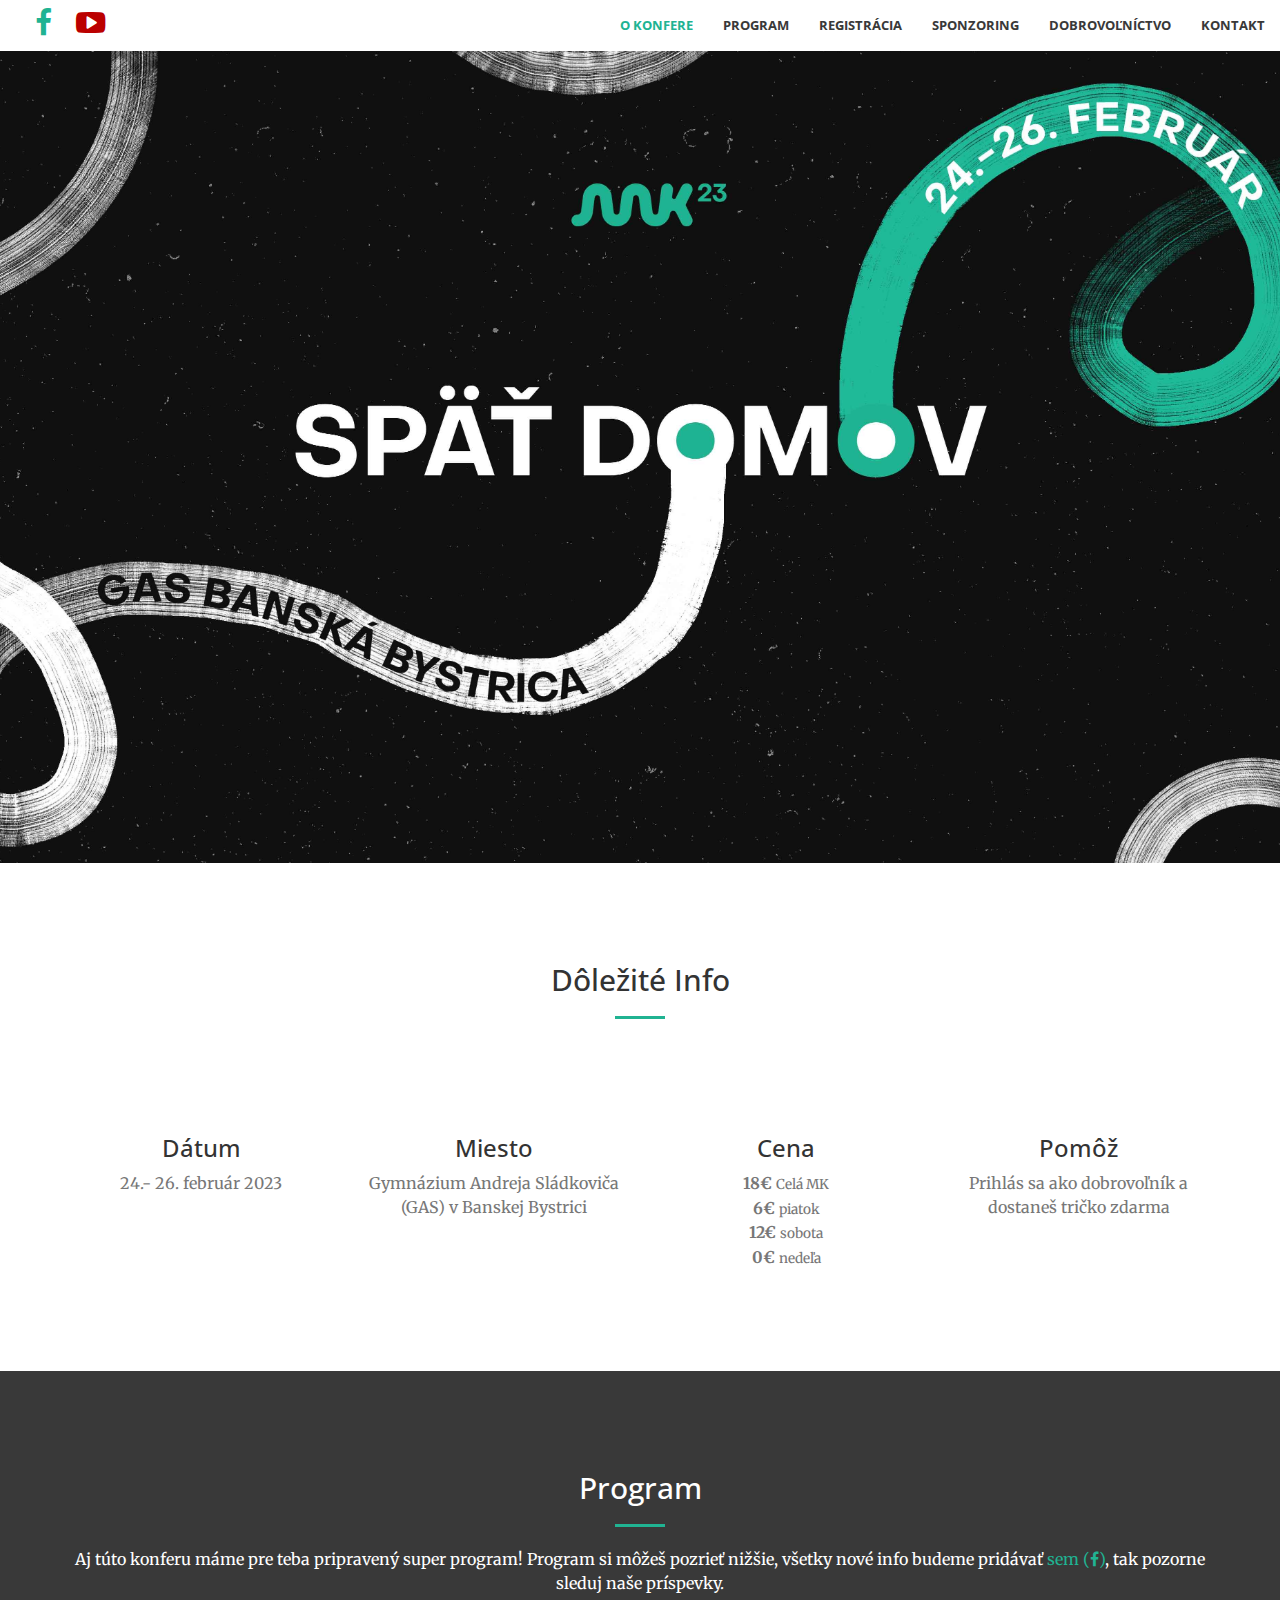
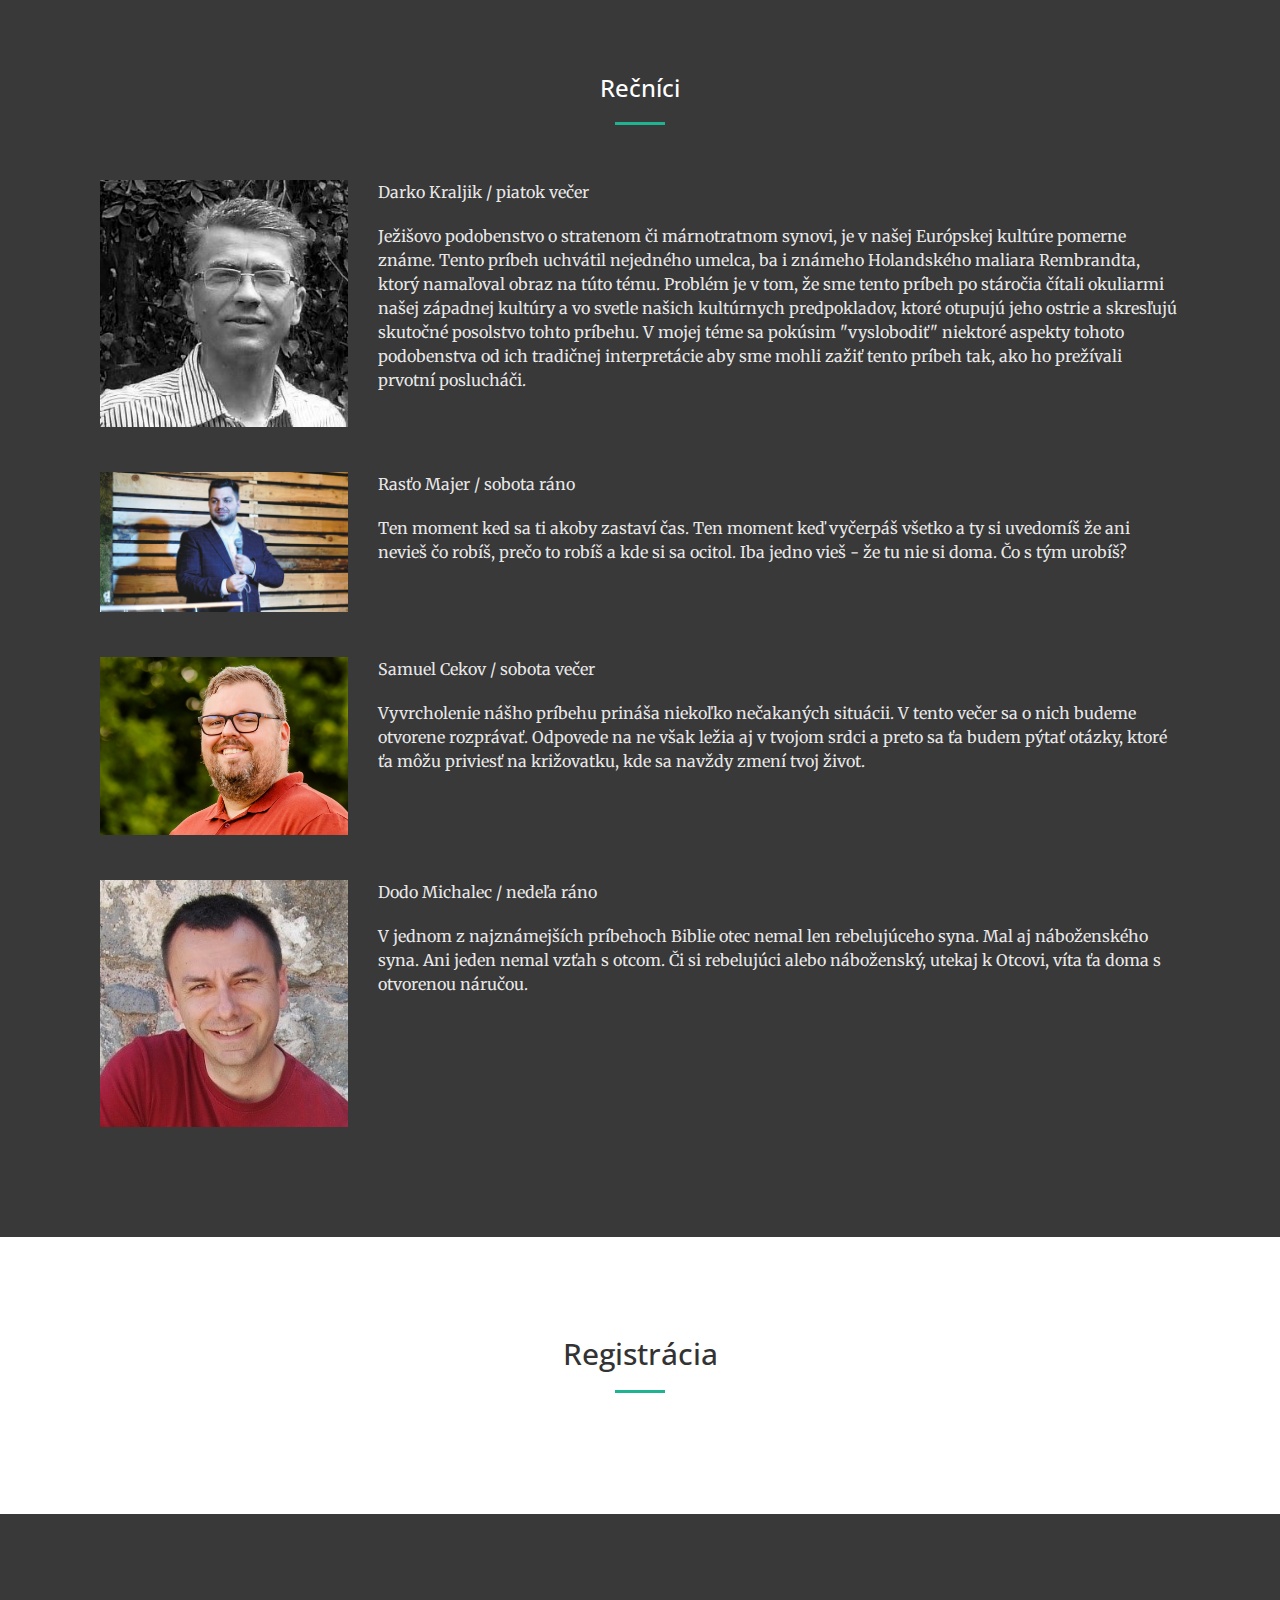
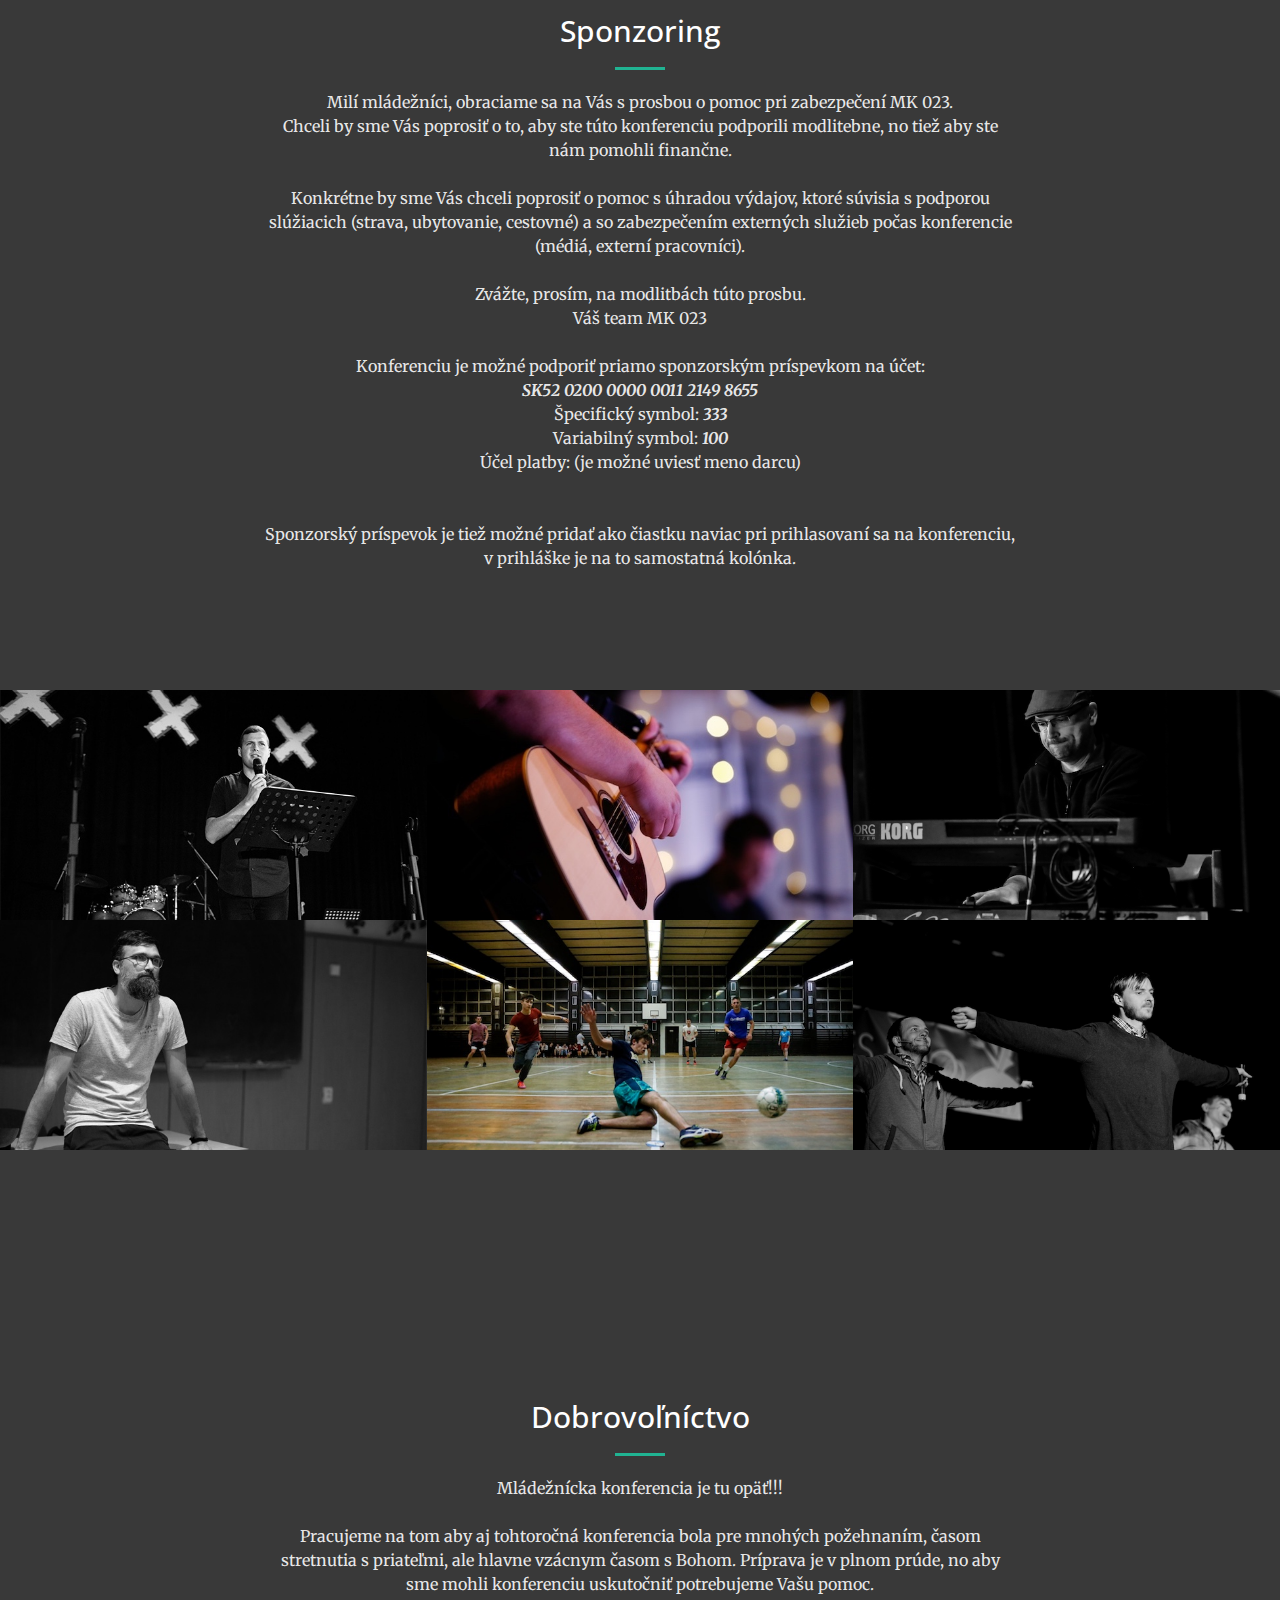
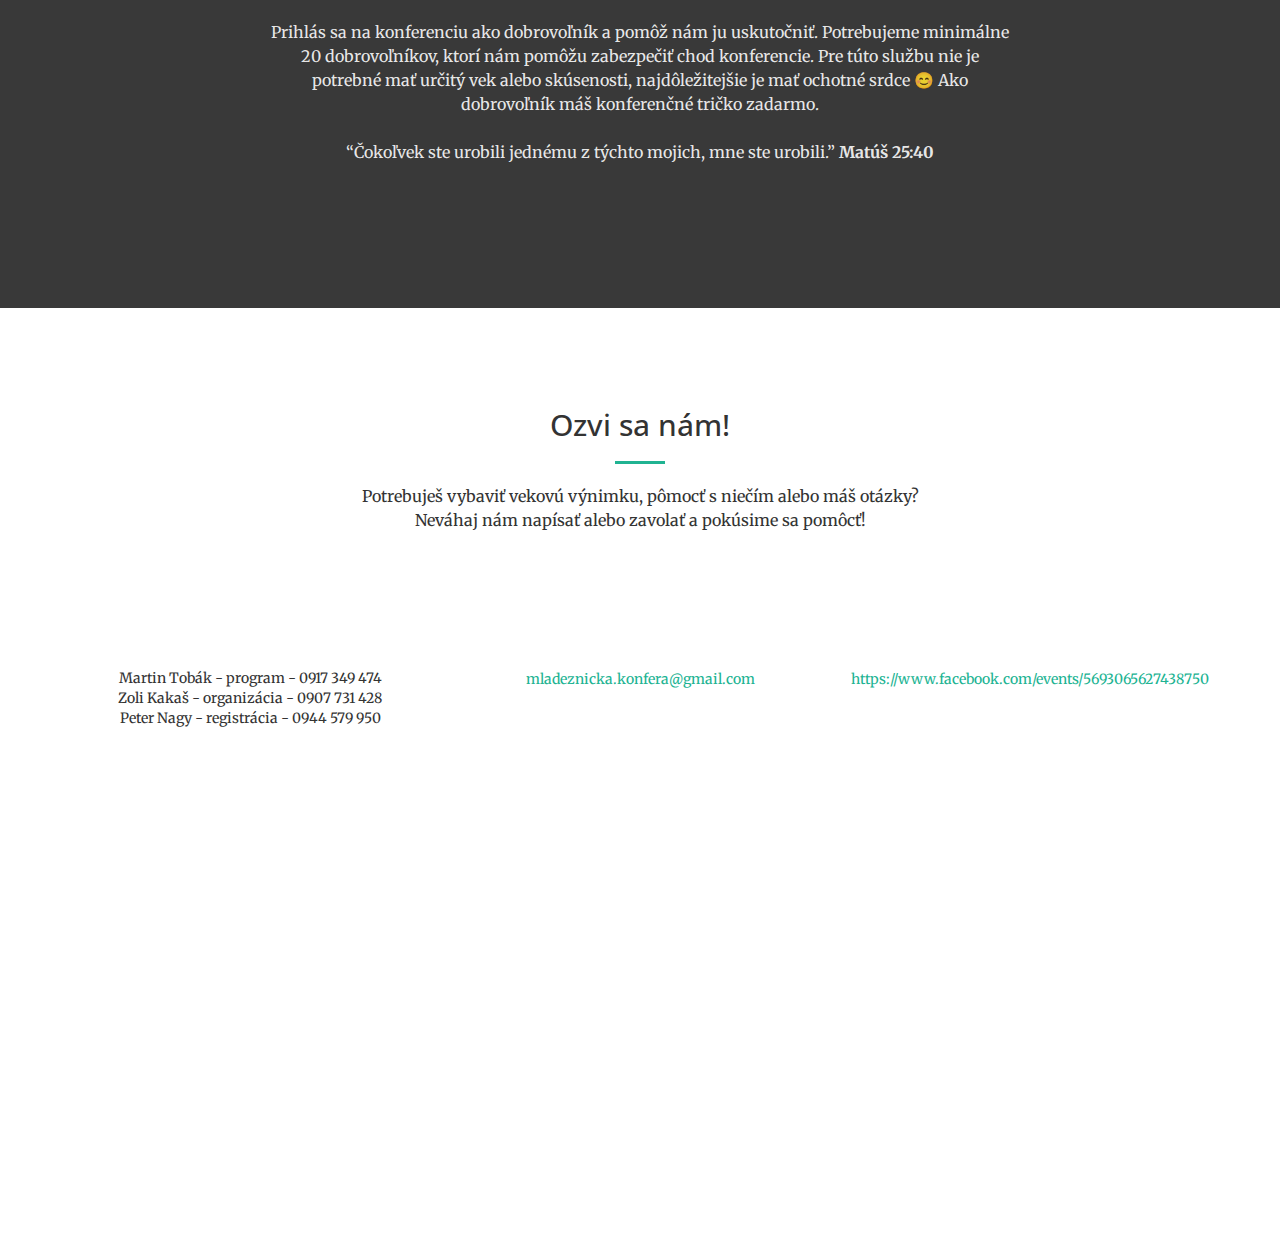
<file: index.html>
<!DOCTYPE html>
<html lang="en">

<head>
    <meta charset="utf-8">
<meta name="viewport" content="width=device-width, initial-scale=1">
<meta name="description" content="Mládežnícka konferencia 2020 (21.-23.02 2020, BB). Nadupaný víkend plný zaujímavých tém, seminárov, chvál, vzácnych hostí a ďalších skvelých vecí. Neváhaj a zaregistruj sa čím skôr. Tešíme sa na Teba!">

<meta property="og:image" content="https://res.cloudinary.com/m1n0/image/upload/v1575643334/mk-2020-banner_nepmtc.png" />
<meta property="og:description" content="Mládežnícka konferencia 2020 (21.-23.02 2020, BB). Nadupaný víkend plný zaujímavých tém, seminárov, chvál, vzácnych hostí a ďalších skvelých vecí. Neváhaj a zaregistruj sa čím skôr. Tešíme sa na Teba!" />

<meta name="author" content="BJB Slovensko">
<title>MK 022</title>


    <!-- Bootstrap Core CSS -->
    <link rel="stylesheet" href="css/bootstrap.min.css" type="text/css">

    <!-- Custom Fonts -->
    <link href='http://fonts.googleapis.com/css?family=Open+Sans:300italic,400italic,600italic,700italic,800italic,400,300,600,700,800' rel='stylesheet' type='text/css'>
    <link href='http://fonts.googleapis.com/css?family=Merriweather:400,300,300italic,400italic,700,700italic,900,900italic' rel='stylesheet' type='text/css'>
    <link rel="stylesheet" href="font-awesome/css/font-awesome.min.css" type="text/css">

    <!-- Plugin CSS -->
    <link rel="stylesheet" href="/css/animate.min.css" type="text/css">

    <!-- Custom CSS -->
    <!-- <link rel="stylesheet" href="/css/main.css" type="text/css"> -->
    <link rel="stylesheet" href="./css/main.css" type="text/css">

    <!-- HTML5 Shim and Respond.js IE8 support of HTML5 elements and media queries -->
    <!-- WARNING: Respond.js doesn't work if you view the page via file:// -->
    <!--[if lt IE 9]>
        <script src="https://oss.maxcdn.com/libs/html5shiv/3.7.0/html5shiv.js"></script>
        <script src="https://oss.maxcdn.com/libs/respond.js/1.4.2/respond.min.js"></script>
    <![endif]-->
    <!-- <asp:ContentPlaceHolder runat="server" ID="RegistrationHead"></asp:ContentPlaceHolder> -->
</head>


<body id="page-top">
  <nav id="mainNav" class="navbar navbar-default navbar-fixed-top">
    <div class="container-fluid">
        <!-- Brand and toggle get grouped for better mobile display -->
        <div class="navbar-header">
            <button type="button" class="navbar-toggle collapsed" data-toggle="collapse" data-target="#bs-example-navbar-collapse-1">
                <span class="sr-only">Toggle navigation</span>
                <span class="icon-bar"></span>
                <span class="icon-bar"></span>
                <span class="icon-bar"></span>
            </button>
            <a href="https://www.facebook.com/events/5693065627438750" target="_blank" class="social fa fa-facebook fa-3x wow bounceIn" data-wow-delay=".1s">
                <span></span>
            </a>
            <a href="https://www.youtube.com/channel/UCDIZcaRg3nfl7aD9slJObTg" target="_blank" class="social fa fa-youtube-play fa-3x wow bounceIn" data-wow-delay=".1s">
                <span></span>
            </a>
        </div>

        <!-- Collect the nav links, forms, and other content for toggling -->
        <div class="collapse navbar-collapse" id="bs-example-navbar-collapse-1">
            <ul class="nav navbar-nav navbar-right">
                <li>
                    <a class="page-scroll" href="#about">O Konfere</a>
                </li>
                <li>
                    <a class="page-scroll" href="#program">Program</a>
                </li>
                <li>
                    <a class="page-scroll" href="#form">Registrácia</a>
                </li>
                <li>
                    <a class="page-scroll" href="#sponsoring">Sponzoring</a>
                </li>
                <li>
                    <a class="page-scroll" href="#volunteering">Dobrovoľníctvo</a>
                </li>
                <li>
                    <a class="page-scroll" href="#contact">Kontakt</a>
                </li>
                <!-- <li>
                    <a class="page-scroll" href="program.html">Program</a>
                </li> -->
            </ul>
        </div>
        <!-- /.navbar-collapse -->
    </div>
    <!-- /.container-fluid -->
</nav>

  <header>
    <div class="header-content">
        <!-- <div class="header-content-inner"> -->
        <!-- </div> -->
    </div>
</header>

  <a href="#form" class="page-scroll">
    <section class="bg-dark" id="about">
        <div class="container">
            <div class="row">
                <div class="col-lg-12 text-center">
                    <!-- <h2 class="section-heading">MK 2018</h2> -->
                    <!-- <hr class="light"> -->
                    <!-- <div class="video-container">
                        <iframe width="800" src="http://stream.nasleduj.sk" frameborder="0" allowfullscreen></iframe>
                    </div> -->
                    <br />
                    <!-- <img class="img-responsive" id="header-social" src="img/mk-2019-white.png" /> -->
                    <!-- <a href="#form" class="page-scroll">
                    <img id="logo" class="in-button img-responsive" src="img/logo.png"/>
                    </a> -->
                </div>
            </div>
        </div>
    </section>
</a>

  <section id="info">
    <div class="container">
        <div class="row">
            <div class="col-lg-12 text-center">
                <h2 class="section-heading">Dôležité Info</h2>
                <hr class="primary">
            </div>
        </div>
    </div>
    <div class="container">
        <div class="row">
            <div class="col-lg-3 col-md-6 text-center">
                <div class="service-box">
                    <i class="fa fa-4x fa-calendar wow bounceIn text-primary"></i>
                    <h3>Dátum</h3>
                    <p class="text-muted">24.- 26. február 2023</p>
                </div>
            </div>
            <div class="col-lg-3 col-md-6 text-center">
                <div class="service-box">
                    <i class="fa fa-4x fa-paper-plane wow bounceIn text-primary" data-wow-delay=".1s"></i>
                    <h3>Miesto</h3>
                    <p class="text-muted">Gymnázium Andreja Sládkoviča (GAS) v Banskej Bystrici</p>
                    <br />
                    <p class="text-faded"><a href="#map" class="btn btn-primary wow page-scroll">mapa</a></p>
                </div>
            </div>
            <div class="col-lg-3 col-md-6 text-center">
                <div class="service-box">
                    <i class="fa fa-4x fa-eur wow bounceIn text-primary" data-wow-delay=".2s"></i>
                    <h3>Cena</h3>
                    <p class="text-muted">
                      <strong>18€</strong> <small>Celá MK</small><br />
                      <strong>6€</strong> <small>piatok</small><br />
                      <strong>12€</strong> <small>sobota</small><br />
                      <strong>0€</strong> <small>nedeľa</small><br />
                    </p>
                </div>
            </div>
            <div class="col-lg-3 col-md-6 text-center">
                <div class="service-box">
                    <i class="fa fa-4x fa-heart wow bounceIn text-primary" data-wow-delay=".3s"></i>
                    <h3>Pomôž</h3>
                    <p class="text-muted">Prihlás sa ako dobrovoľník a dostaneš tričko zdarma</p>
                    <br />
                    <p class="text-faded"><a href="#volunteering" class="btn btn-primary wow page-scroll">dobrovoľníctvo</a></p>
                </div>
            </div>
        </div>
    </div>
</section>

  <section id="program" class="bg-dark">
  <div class="container">
    <div class="row">
      <div class="col-lg-12 text-center">
        <h2 class="section-heading">Program</h2>
        <hr class="dark">
        <p>Aj túto konferu máme pre teba pripravený super program! Program si môžeš pozrieť nižšie, všetky nové info budeme pridávať <a href="https://www.facebook.com/events/5693065627438750" target="_blank" class="social">sem (<span class="social fa fa-facebook"></span>)</a>, tak pozorne sleduj naše príspevky.</p>
        <br />
        <!-- <p class="text-faded"><a href="/seminare.aspx" class="btn btn-primary btn-xl wow tada page-scroll">Semináre</a></p> -->
        <!-- <br /> -->
        <!-- <p class="text-faded"><a href="/program.aspx" class="btn btn-primary btn-xl wow tada page-scroll">Rozpis Programu</a></p> -->

        <br />
        <h3>Rečníci</h3>
        <hr class="dark">

        
          <div class="text-with-image pic-left col-xs-12">
          <img src="img/program/dkraljik.png" class="img-responsive col-sm-3 col-xs-12" alt="" />
            <div class="col-sm-9 col-xs-12">
            <p class="text-faded">
              Darko Kraljik / piatok večer<br />
            </p>
            <!-- <p class="a-bit-bigger">
              <strong>Ježišov X faktor</strong>
            </p> -->
            <p class="text-faded">
              <!-- Ježiš zmenil zmenil každého, koho stretol. Zmenil históriu, ktorú rozdelil ako kokos a vložil večnosť, medzi pred a po našom letopočte. Ak niekto tvrdí, že ho stretol, bez toho aby sa zmenil, nestretol ho vôbec. Historický Ježiš je totiž iný ako ten o ktorom si počul. -->
              Ježišovo podobenstvo o stratenom či márnotratnom synovi, je v našej Európskej kultúre pomerne známe. Tento príbeh uchvátil nejedného umelca, ba i známeho Holandského maliara Rembrandta, ktorý namaľoval obraz na túto tému. Problém je v tom, že sme tento príbeh po stáročia čítali okuliarmi našej západnej kultúry a vo svetle našich kultúrnych predpokladov, ktoré otupujú jeho ostrie a skresľujú skutočné posolstvo tohto príbehu. V mojej téme sa pokúsim "vyslobodiť" niektoré aspekty tohoto podobenstva od ich tradičnej interpretácie aby sme mohli zažiť tento príbeh tak, ako ho prežívali prvotní poslucháči.
            </p>
            </div>
          </div>
        
          <div class="text-with-image pic-left col-xs-12">
          <img src="img/program/rmajer.jpg" class="img-responsive col-sm-3 col-xs-12" alt="" />
            <div class="col-sm-9 col-xs-12">
            <p class="text-faded">
              Rasťo Majer / sobota ráno<br />
            </p>
            <!-- <p class="a-bit-bigger">
              <strong>TED TALKS</strong>
            </p> -->
            <p class="text-faded">
              Ten moment ked sa ti akoby zastaví čas. Ten moment keď vyčerpáš všetko a ty si uvedomíš že ani nevieš čo robíš, prečo to robíš a kde si sa ocitol. Iba jedno vieš - že tu nie si doma. Čo s tým urobíš?

            </p>
            </div>
          </div>
        
          <div class="text-with-image pic-left col-xs-12">
          <img src="img/program/scekov.jpg" class="img-responsive col-sm-3 col-xs-12" alt="" />
            <div class="col-sm-9 col-xs-12">
            <p class="text-faded">
              Samuel Cekov / sobota večer<br />
            </p>
            <!-- <p class="a-bit-bigger">
              <strong>Život meniace stretnutie</strong>
            </p> -->
            <p class="text-faded">
              Vyvrcholenie nášho príbehu prináša niekoľko nečakaných situácii. 
V tento večer sa o nich budeme otvorene rozprávať. Odpovede na ne však ležia aj v tvojom srdci a preto sa ťa budem pýtať otázky, ktoré ťa môžu priviesť na križovatku, kde sa navždy zmení tvoj život.  
            </p>
            </div>
          </div>
        
          <div class="text-with-image pic-left col-xs-12">
          <img src="img/program/dmichalec2.jpg" class="img-responsive col-sm-3 col-xs-12" alt="" />
            <div class="col-sm-9 col-xs-12">
            <p class="text-faded">
              Dodo Michalec / nedeľa ráno<br />
            </p>
            <!-- <p class="a-bit-bigger">
              <strong>TED TALKS</strong>
            </p> -->
            <p class="text-faded">
              
              V jednom z najznámejších príbehoch Biblie otec nemal len rebelujúceho syna. Mal aj náboženského syna. Ani jeden nemal vzťah s otcom. Či si rebelujúci alebo náboženský, utekaj k Otcovi, víta ťa doma s otvorenou náručou.

            </p>
            </div>
          </div>
        

        <br />
      </div>
    </div>
  </div>
</section>

  <section id="form">
  <div class="container">
      <div class="row">
          <div class="col-lg-12 text-center">
              <h2 class="section-heading">Registrácia</h2>
              <hr class="primary">
          </div>
      </div>
  </div>
    <div class="container">
        <div class="row">
            <div class="col-lg-12">
                <!-- <asp:ContentPlaceHolder runat="server" ID="RegistrationBody"></asp:ContentPlaceHolder> -->
            </div>
        </div>
    </div>
</section>

  <section id="sponsoring" class="bg-dark">
  <div class="container">
    <div class="row">
      <div class="col-lg-8 col-lg-offset-2 text-center">
        <h2 class="section-heading">Sponzoring</h2>
        <hr class="dark">
        <p class="text-faded">Milí mládežníci, obraciame sa na Vás s prosbou o pomoc pri zabezpečení MK 023.<br />
          Chceli by sme Vás poprosiť o to, aby ste túto konferenciu podporili modlitebne, no tiež aby ste nám pomohli finančne.
          <br /><br />
          Konkrétne by sme Vás chceli poprosiť o pomoc s úhradou výdajov, ktoré súvisia s podporou slúžiacich (strava, ubytovanie, cestovné) a so zabezpečením externých služieb počas konferencie (médiá, externí pracovníci).
          <br /><br />
          Zvážte, prosím, na modlitbách túto prosbu.<br />
          Váš team MK 023
          <br /><br />
          Konferenciu je možné podporiť priamo sponzorským príspevkom na účet:
          <br />
          <strong><em>SK52 0200 0000 0011 2149 8655</em></strong><br />
          Špecifický symbol: <strong><em>333</em></strong><br />
          Variabilný symbol: <strong><em>100</em></strong><br />
          Účel platby: (je možné uviesť meno darcu)<br />
          <br /><br />
          Sponzorský príspevok je tiež možné pridať ako čiastku naviac pri prihlasovaní sa na konferenciu, v prihláške je na to samostatná kolónka.
          <br>
        </p>
      </div>
    </div>
  </div>
</section>

  <section class="no-padding" id="portfolio">
    <div class="container-fluid">
        <div class="row no-gutter">
            
                <div class="col-lg-4 col-sm-6">
                    <a class="portfolio-box">
                        <img src="img/portfolio/slovo2.jpg" class="img-responsive" alt="">
                        <div onclick="" class="portfolio-box-caption">
                          <div class="portfolio-box-caption-content">
                            <div class="project-category text-faded">
                                SLOVO
                              </div>
                          </div>
                        </div>
                    </a>
                </div>
            
                <div class="col-lg-4 col-sm-6">
                    <a class="portfolio-box">
                        <img src="img/portfolio/chvaly.jpg" class="img-responsive" alt="">
                        <div onclick="" class="portfolio-box-caption">
                          <div class="portfolio-box-caption-content">
                            <div class="project-category text-faded">
                                CHVÁLY
                              </div>
                          </div>
                        </div>
                    </a>
                </div>
            
                <div class="col-lg-4 col-sm-6">
                    <a class="portfolio-box">
                        <img src="img/portfolio/koncerty.jpg" class="img-responsive" alt="">
                        <div onclick="" class="portfolio-box-caption">
                          <div class="portfolio-box-caption-content">
                            <div class="project-category text-faded">
                                KONCERTY
                              </div>
                          </div>
                        </div>
                    </a>
                </div>
            
                <div class="col-lg-4 col-sm-6">
                    <a class="portfolio-box">
                        <img src="img/portfolio/workshopy2.jpg" class="img-responsive" alt="">
                        <div onclick="" class="portfolio-box-caption">
                          <div class="portfolio-box-caption-content">
                            <div class="project-category text-faded">
                                WORKSHOPY
                              </div>
                          </div>
                        </div>
                    </a>
                </div>
            
                <div class="col-lg-4 col-sm-6">
                    <a class="portfolio-box">
                        <img src="img/portfolio/sporty.jpg" class="img-responsive" alt="">
                        <div onclick="" class="portfolio-box-caption">
                          <div class="portfolio-box-caption-content">
                            <div class="project-category text-faded">
                                ŠPORTY
                              </div>
                          </div>
                        </div>
                    </a>
                </div>
            
                <div class="col-lg-4 col-sm-6">
                    <a class="portfolio-box">
                        <img src="img/portfolio/umenie.jpg" class="img-responsive" alt="">
                        <div onclick="" class="portfolio-box-caption">
                          <div class="portfolio-box-caption-content">
                            <div class="project-category text-faded">
                                UMENIE
                              </div>
                          </div>
                        </div>
                    </a>
                </div>
            
        </div>
    </div>
</section>

    <aside class="bg-dark">
      <div class="container text-center">
          <div class="call-to-action">
              <!-- <h2>Free Download at Start Bootstrap!</h2> -->
              <a href="#form" class="btn btn-default btn-alternative btn-xl wow tada page-scroll">Chcem to zažiť!</a>
          </div>
      </div>
  </aside>

  <section id="volunteering" class="bg-dark">
  <div class="container">
    <div class="row">
      <div class="col-lg-8 col-lg-offset-2 text-center">
        <h2 class="section-heading">Dobrovoľníctvo</h2>
        <hr class="dark">
        <p class="text-faded">
          Mládežnícka konferencia je tu opäť!!!<br /><br />
          Pracujeme na tom aby aj tohtoročná konferencia bola pre mnohých požehnaním, časom stretnutia s priateľmi, ale hlavne vzácnym časom s Bohom. Príprava je v plnom prúde, no aby sme mohli konferenciu uskutočniť potrebujeme Vašu pomoc. 
        <!--<br /><br />
        Bez Vás by to bolo dosť ťažké a namáhavé.
        <br /><br />
        Minulý rok ste boli skvelí a veľmi ste nám pomohli a veríme tomu, že aj Vy ste mali skvelý čas.
        <br /><br />
        Byt dobrovoľníkom je nielen práca a žiadna zábava. Je to čas, keď spoznáte veľa nových ľudí a prehĺbite vzťahy s kamarátmi, ktorých ste celý rok nevideli.
        Ale hlavne pamätajme, že toto všetko robíme pre Nášho Pána. A jedine On vidí do nášho srdca a Pán si Vás môže použiť pri ktorejkoľvek službe či rozhovore.
        <br /><br />
        Ďakujeme, že ste sa rozhodli slúžiť na MK 020 ako dobrovoľníci.-->
        <br /><br /> 
        Prihlás sa na konferenciu ako dobrovoľník a pomôž nám ju uskutočniť. Potrebujeme minimálne 20 dobrovoľníkov, ktorí nám pomôžu zabezpečiť chod konferencie. Pre túto službu nie je potrebné mať určitý vek alebo skúsenosti, najdôležitejšie je mať ochotné srdce 😊
        Ako dobrovoľník máš konferenčné tričko zadarmo.
        <br /><br />
        <q>Čokoľvek ste urobili jednému z týchto mojich, mne ste urobili.</q> <strong>Matúš 25:40</strong>
        <br /><br />
        </p>
      </div>
    </div>
  </div>
</section>

  <section id="contact">
  <div class="container">
    <div class="row">
      <div class="col-lg-8 col-lg-offset-2 text-center">
        <h2 class="section-heading">Ozvi sa nám!</h2>
        <hr class="primary">
        <p>Potrebuješ vybaviť vekovú výnimku, pômocť s niečím alebo máš otázky? <br /> Neváhaj nám napísať alebo zavolať a pokúsime sa pomôcť!</p>
        <br />
        <br />
      </div>

      <div class="col-lg-4 text-center">
        <i class="fa fa-phone fa-3x wow bounceIn" data-wow-delay=".1s"></i>
        <br /><br />
        Martin Tobák - program - 0917 349 474 <br />
        Zoli Kakaš - organizácia - 0907 731 428<br />
        Peter Nagy - registrácia - 0944 579 950
      </div>

      <div class="col-lg-4 text-center email">
        <a href="mailto:mladeznicka.konfera@gmail.com">
            <i class="fa fa-envelope-o fa-3x wow bounceIn" data-wow-delay=".1s"></i>
            <p><br />mladeznicka.konfera@gmail.com</p>
        </a>
      </div>

      <div class="col-lg-4 text-center facebook">
        <a target="_blank" href="https://www.facebook.com/events/5693065627438750">
          <i class="fa fa-facebook fa-3x wow bounceIn" data-wow-delay=".1s"></i>
          <p><br />https://www.facebook.com/events/5693065627438750</p>
        </a>
      </div>
    </div>
  </div>
</section>

  <section class="no-padding" id="map">
    <div class="container-fluid">
      <div class="map-container">
        <iframe src="https://www.google.com/maps/embed?pb=!1m18!1m12!1m3!1d2631.002364184644!2d19.14531585166833!3d48.743651616630366!2m3!1f0!2f0!3f0!3m2!1i1024!2i768!4f13.1!3m3!1m2!1s0x4715161ca6735387%3A0xb5c725c088afbce2!2sGymnasium+Andreja+Sl%C3%A1dkovi%C4%8Da!5e0!3m2!1sen!2ssk!4v1544013346146" width="800" height="600" frameborder="0" style="border:0" allowfullscreen></iframe>
      </div>
    </div>
</section>

  <!-- jQuery -->
<script src="js/jquery.js"></script>

<!-- Bootstrap Core JavaScript -->
<script src="js/bootstrap.min.js"></script>

<!-- Plugin JavaScript -->
<script src="js/jquery.easing.min.js"></script>
<script src="js/jquery.fittext.js"></script>
<script src="js/wow.min.js"></script>

<!-- Custom Theme JavaScript -->
<script src="js/creative.js"></script>

<!-- <script src="js/schedule.js"></script> -->

</body>

</html>
</file>
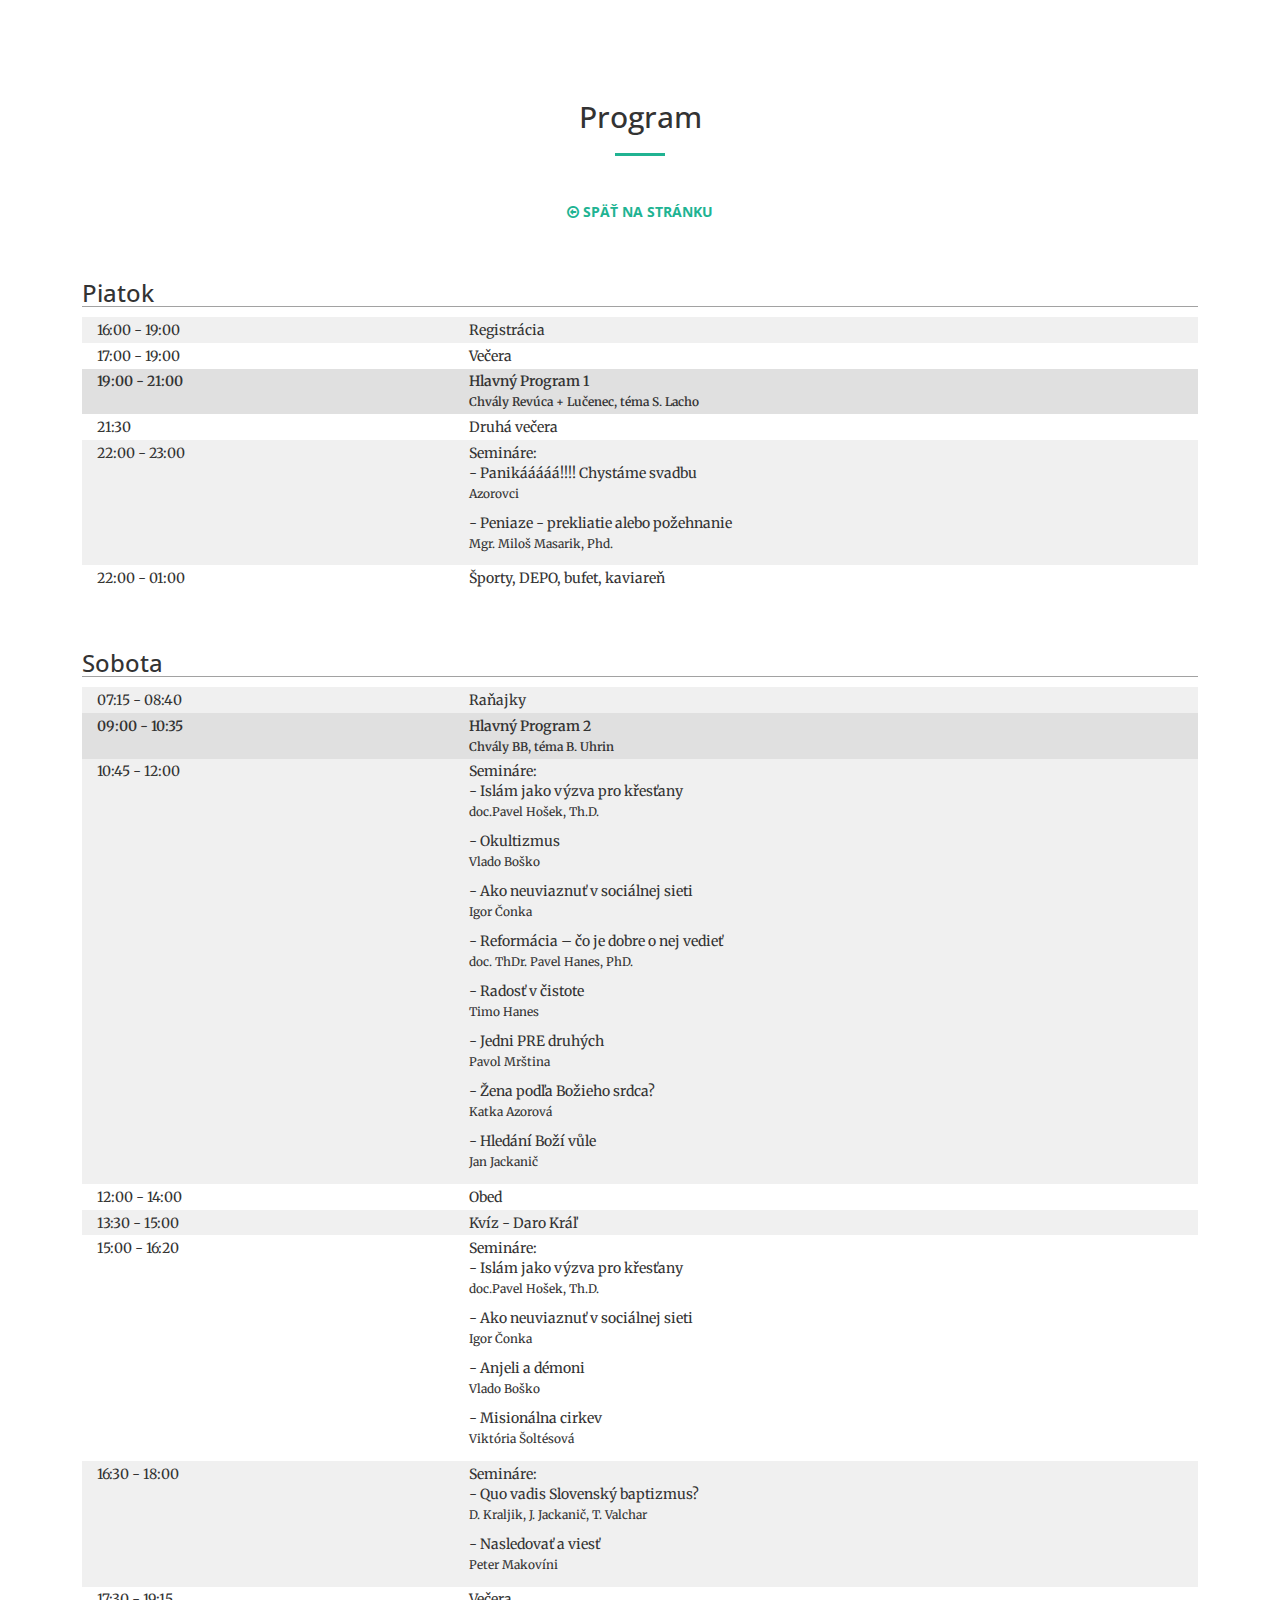
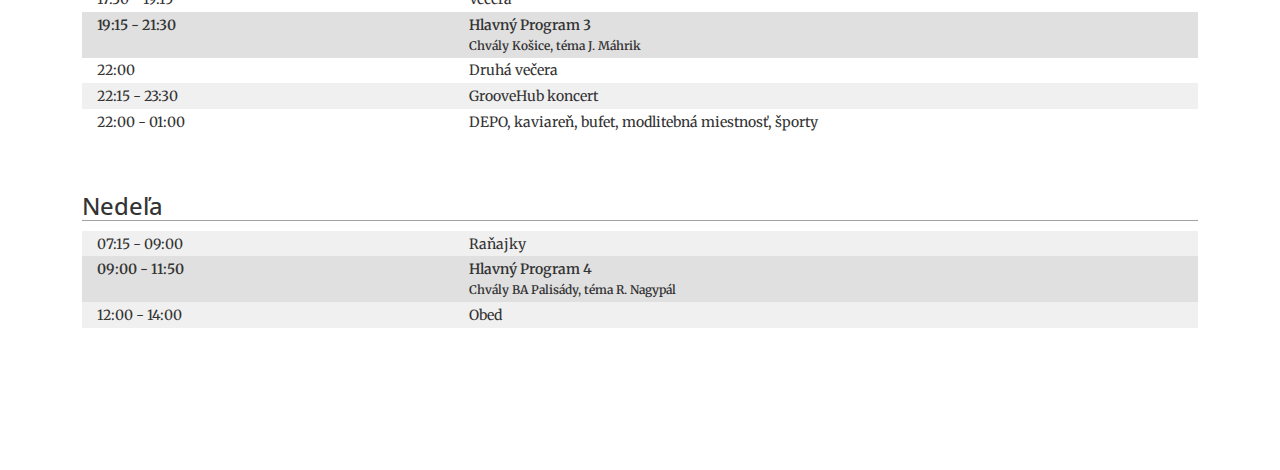
<file: program.html>
<!DOCTYPE html>
<html lang="en">

<head>
    <meta charset="utf-8">
<meta name="viewport" content="width=device-width, initial-scale=1">
<meta name="description" content="Mládežnícka konferencia 2020 (21.-23.02 2020, BB). Nadupaný víkend plný zaujímavých tém, seminárov, chvál, vzácnych hostí a ďalších skvelých vecí. Neváhaj a zaregistruj sa čím skôr. Tešíme sa na Teba!">

<meta property="og:image" content="https://res.cloudinary.com/m1n0/image/upload/v1575643334/mk-2020-banner_nepmtc.png" />
<meta property="og:description" content="Mládežnícka konferencia 2020 (21.-23.02 2020, BB). Nadupaný víkend plný zaujímavých tém, seminárov, chvál, vzácnych hostí a ďalších skvelých vecí. Neváhaj a zaregistruj sa čím skôr. Tešíme sa na Teba!" />

<meta name="author" content="BJB Slovensko">
<title>MK 022</title>


    <!-- Bootstrap Core CSS -->
    <link rel="stylesheet" href="css/bootstrap.min.css" type="text/css">

    <!-- Custom Fonts -->
    <link href='http://fonts.googleapis.com/css?family=Open+Sans:300italic,400italic,600italic,700italic,800italic,400,300,600,700,800' rel='stylesheet' type='text/css'>
    <link href='http://fonts.googleapis.com/css?family=Merriweather:400,300,300italic,400italic,700,700italic,900,900italic' rel='stylesheet' type='text/css'>
    <link rel="stylesheet" href="font-awesome/css/font-awesome.min.css" type="text/css">

    <!-- Plugin CSS -->
    <link rel="stylesheet" href="/css/animate.min.css" type="text/css">

    <!-- Custom CSS -->
    <link rel="stylesheet" href="/css/main.css" type="text/css">

    <!-- HTML5 Shim and Respond.js IE8 support of HTML5 elements and media queries -->
    <!-- WARNING: Respond.js doesn't work if you view the page via file:// -->
    <!--[if lt IE 9]>
        <script src="https://oss.maxcdn.com/libs/html5shiv/3.7.0/html5shiv.js"></script>
        <script src="https://oss.maxcdn.com/libs/respond.js/1.4.2/respond.min.js"></script>
    <![endif]-->
</head>


<body id="page-top">
  <section id="schedule">
  <div class="container">

    <div class="row">
      <div class="col-xs-12">
        <h2 class="section-heading text-center">Program</h2>
        <hr class="dark">

        <br />


        <p class="text-faded text-center"><a href="/" class="btn  page-scroll">
          <i class="fa fa-arrow-circle-o-left wow bounceIn text-primary"></i>
          Späť na stránku
        </a></p>

        <div id="schedule-days" class="clearfix">
          
          <div class="section col-xs-12" date="02.24.2017">
            <h3>Piatok</h3>

              
              <div class="slot odd clearfix ">
                <div class="col-xs-5 col-md-5 col-lg-4 time">
                  <span>
                    
                      16:00 - 19:00
                    
                  </span>
                </div>
                <div class="col-xs-7 col-md-7 col-lg-8 title">
                  <span>Registrácia</span><br />
                  <span class="subtitle"><small></small></span>

                  <div start="16:00" end="19:00" class="slots">
                    
                  </div>
                </div>

              </div>
              
              <div class="slot even clearfix ">
                <div class="col-xs-5 col-md-5 col-lg-4 time">
                  <span>
                    
                      17:00 - 19:00
                    
                  </span>
                </div>
                <div class="col-xs-7 col-md-7 col-lg-8 title">
                  <span>Večera</span><br />
                  <span class="subtitle"><small></small></span>

                  <div start="17:00" end="19:00" class="slots">
                    
                  </div>
                </div>

              </div>
              
              <div class="slot odd clearfix  bold dark ">
                <div class="col-xs-5 col-md-5 col-lg-4 time">
                  <span>
                    
                      19:00 - 21:00
                    
                  </span>
                </div>
                <div class="col-xs-7 col-md-7 col-lg-8 title">
                  <span>Hlavný Program 1</span><br />
                  <span class="subtitle"><small>Chvály Revúca + Lučenec, téma S. Lacho</small></span>

                  <div start="19:00" end="21:00" class="slots">
                    
                  </div>
                </div>

              </div>
              
              <div class="slot even clearfix ">
                <div class="col-xs-5 col-md-5 col-lg-4 time">
                  <span>
                    
                      21:30
                    
                  </span>
                </div>
                <div class="col-xs-7 col-md-7 col-lg-8 title">
                  <span>Druhá večera</span><br />
                  <span class="subtitle"><small></small></span>

                  <div start="21:30" end="" class="slots">
                    
                  </div>
                </div>

              </div>
              
              <div class="slot odd clearfix ">
                <div class="col-xs-5 col-md-5 col-lg-4 time">
                  <span>
                    
                      22:00 - 23:00
                    
                  </span>
                </div>
                <div class="col-xs-7 col-md-7 col-lg-8 title">
                  <span>Semináre:</span><br />
                  <span class="subtitle"><small></small></span>

                  <div start="22:00" end="23:00" class="slots">
                    
                      <div class="item">
                        <span class="seminar-title">- Panikááááá!!!! Chystáme svadbu</span>
                        <br />
                        <span class="seminar-speaker"><small>Azorovci</small></span>
                      </div>
                    
                      <div class="item">
                        <span class="seminar-title">- Peniaze - prekliatie alebo požehnanie</span>
                        <br />
                        <span class="seminar-speaker"><small>Mgr. Miloš Masarik, Phd.</small></span>
                      </div>
                    
                  </div>
                </div>

              </div>
              
              <div class="slot even clearfix ">
                <div class="col-xs-5 col-md-5 col-lg-4 time">
                  <span>
                    
                      22:00 - 01:00
                    
                  </span>
                </div>
                <div class="col-xs-7 col-md-7 col-lg-8 title">
                  <span>Športy, DEPO, bufet, kaviareň</span><br />
                  <span class="subtitle"><small></small></span>

                  <div start="22:00" end="01:00" class="slots">
                    
                  </div>
                </div>

              </div>
              
            </div>
          
          <div class="section col-xs-12" date="02.25.2017">
            <h3>Sobota</h3>

              
              <div class="slot odd clearfix ">
                <div class="col-xs-5 col-md-5 col-lg-4 time">
                  <span>
                    
                      07:15 - 08:40
                    
                  </span>
                </div>
                <div class="col-xs-7 col-md-7 col-lg-8 title">
                  <span>Raňajky</span><br />
                  <span class="subtitle"><small></small></span>

                  <div start="07:15" end="08:40" class="slots">
                    
                  </div>
                </div>

              </div>
              
              <div class="slot even clearfix  bold dark ">
                <div class="col-xs-5 col-md-5 col-lg-4 time">
                  <span>
                    
                      09:00 - 10:35
                    
                  </span>
                </div>
                <div class="col-xs-7 col-md-7 col-lg-8 title">
                  <span>Hlavný Program 2</span><br />
                  <span class="subtitle"><small>Chvály BB, téma B. Uhrin</small></span>

                  <div start="09:00" end="10:35" class="slots">
                    
                  </div>
                </div>

              </div>
              
              <div class="slot odd clearfix ">
                <div class="col-xs-5 col-md-5 col-lg-4 time">
                  <span>
                    
                      10:45 - 12:00
                    
                  </span>
                </div>
                <div class="col-xs-7 col-md-7 col-lg-8 title">
                  <span>Semináre:</span><br />
                  <span class="subtitle"><small></small></span>

                  <div start="10:45" end="12:00" class="slots">
                    
                      <div class="item">
                        <span class="seminar-title">- Islám jako výzva pro křesťany</span>
                        <br />
                        <span class="seminar-speaker"><small>doc.Pavel Hošek, Th.D.</small></span>
                      </div>
                    
                      <div class="item">
                        <span class="seminar-title">- Okultizmus</span>
                        <br />
                        <span class="seminar-speaker"><small>Vlado Boško</small></span>
                      </div>
                    
                      <div class="item">
                        <span class="seminar-title">- Ako neuviaznuť v sociálnej sieti</span>
                        <br />
                        <span class="seminar-speaker"><small>Igor Čonka</small></span>
                      </div>
                    
                      <div class="item">
                        <span class="seminar-title">- Reformácia – čo je dobre o nej vedieť</span>
                        <br />
                        <span class="seminar-speaker"><small>doc. ThDr. Pavel Hanes, PhD.</small></span>
                      </div>
                    
                      <div class="item">
                        <span class="seminar-title">- Radosť v čistote</span>
                        <br />
                        <span class="seminar-speaker"><small>Timo Hanes</small></span>
                      </div>
                    
                      <div class="item">
                        <span class="seminar-title">- Jedni PRE druhých</span>
                        <br />
                        <span class="seminar-speaker"><small>Pavol Mrština</small></span>
                      </div>
                    
                      <div class="item">
                        <span class="seminar-title">- Žena podľa Božieho srdca?</span>
                        <br />
                        <span class="seminar-speaker"><small>Katka Azorová</small></span>
                      </div>
                    
                      <div class="item">
                        <span class="seminar-title">- Hledání Boží vůle</span>
                        <br />
                        <span class="seminar-speaker"><small>Jan Jackanič</small></span>
                      </div>
                    
                  </div>
                </div>

              </div>
              
              <div class="slot even clearfix ">
                <div class="col-xs-5 col-md-5 col-lg-4 time">
                  <span>
                    
                      12:00 - 14:00
                    
                  </span>
                </div>
                <div class="col-xs-7 col-md-7 col-lg-8 title">
                  <span>Obed</span><br />
                  <span class="subtitle"><small></small></span>

                  <div start="12:00" end="14:00" class="slots">
                    
                  </div>
                </div>

              </div>
              
              <div class="slot odd clearfix ">
                <div class="col-xs-5 col-md-5 col-lg-4 time">
                  <span>
                    
                      13:30 - 15:00
                    
                  </span>
                </div>
                <div class="col-xs-7 col-md-7 col-lg-8 title">
                  <span>Kvíz - Daro Kráľ</span><br />
                  <span class="subtitle"><small></small></span>

                  <div start="13:30" end="15:00" class="slots">
                    
                  </div>
                </div>

              </div>
              
              <div class="slot even clearfix ">
                <div class="col-xs-5 col-md-5 col-lg-4 time">
                  <span>
                    
                      15:00 - 16:20
                    
                  </span>
                </div>
                <div class="col-xs-7 col-md-7 col-lg-8 title">
                  <span>Semináre:</span><br />
                  <span class="subtitle"><small></small></span>

                  <div start="15:00" end="16:20" class="slots">
                    
                      <div class="item">
                        <span class="seminar-title">- Islám jako výzva pro křesťany</span>
                        <br />
                        <span class="seminar-speaker"><small>doc.Pavel Hošek, Th.D.</small></span>
                      </div>
                    
                      <div class="item">
                        <span class="seminar-title">- Ako neuviaznuť v sociálnej sieti</span>
                        <br />
                        <span class="seminar-speaker"><small>Igor Čonka</small></span>
                      </div>
                    
                      <div class="item">
                        <span class="seminar-title">- Anjeli a démoni</span>
                        <br />
                        <span class="seminar-speaker"><small>Vlado Boško</small></span>
                      </div>
                    
                      <div class="item">
                        <span class="seminar-title">- Misionálna cirkev</span>
                        <br />
                        <span class="seminar-speaker"><small>Viktória Šoltésová</small></span>
                      </div>
                    
                  </div>
                </div>

              </div>
              
              <div class="slot odd clearfix ">
                <div class="col-xs-5 col-md-5 col-lg-4 time">
                  <span>
                    
                      16:30 - 18:00
                    
                  </span>
                </div>
                <div class="col-xs-7 col-md-7 col-lg-8 title">
                  <span>Semináre:</span><br />
                  <span class="subtitle"><small></small></span>

                  <div start="16:30" end="18:00" class="slots">
                    
                      <div class="item">
                        <span class="seminar-title">- Quo vadis Slovenský baptizmus?</span>
                        <br />
                        <span class="seminar-speaker"><small>D. Kraljik, J. Jackanič, T. Valchar</small></span>
                      </div>
                    
                      <div class="item">
                        <span class="seminar-title">- Nasledovať a viesť</span>
                        <br />
                        <span class="seminar-speaker"><small>Peter Makovíni</small></span>
                      </div>
                    
                  </div>
                </div>

              </div>
              
              <div class="slot even clearfix ">
                <div class="col-xs-5 col-md-5 col-lg-4 time">
                  <span>
                    
                      17:30 - 19:15
                    
                  </span>
                </div>
                <div class="col-xs-7 col-md-7 col-lg-8 title">
                  <span>Večera</span><br />
                  <span class="subtitle"><small></small></span>

                  <div start="17:30" end="19:15" class="slots">
                    
                  </div>
                </div>

              </div>
              
              <div class="slot odd clearfix  bold dark ">
                <div class="col-xs-5 col-md-5 col-lg-4 time">
                  <span>
                    
                      19:15 - 21:30
                    
                  </span>
                </div>
                <div class="col-xs-7 col-md-7 col-lg-8 title">
                  <span>Hlavný Program 3</span><br />
                  <span class="subtitle"><small>Chvály Košice, téma J. Máhrik</small></span>

                  <div start="19:15" end="21:30" class="slots">
                    
                  </div>
                </div>

              </div>
              
              <div class="slot even clearfix ">
                <div class="col-xs-5 col-md-5 col-lg-4 time">
                  <span>
                    
                      22:00
                    
                  </span>
                </div>
                <div class="col-xs-7 col-md-7 col-lg-8 title">
                  <span>Druhá večera</span><br />
                  <span class="subtitle"><small></small></span>

                  <div start="22:00" end="" class="slots">
                    
                  </div>
                </div>

              </div>
              
              <div class="slot odd clearfix ">
                <div class="col-xs-5 col-md-5 col-lg-4 time">
                  <span>
                    
                      22:15 - 23:30
                    
                  </span>
                </div>
                <div class="col-xs-7 col-md-7 col-lg-8 title">
                  <span>GrooveHub koncert</span><br />
                  <span class="subtitle"><small></small></span>

                  <div start="22:15" end="23:30" class="slots">
                    
                  </div>
                </div>

              </div>
              
              <div class="slot even clearfix ">
                <div class="col-xs-5 col-md-5 col-lg-4 time">
                  <span>
                    
                      22:00 - 01:00
                    
                  </span>
                </div>
                <div class="col-xs-7 col-md-7 col-lg-8 title">
                  <span>DEPO, kaviareň, bufet, modlitebná miestnosť, športy</span><br />
                  <span class="subtitle"><small></small></span>

                  <div start="22:00" end="01:00" class="slots">
                    
                  </div>
                </div>

              </div>
              
            </div>
          
          <div class="section col-xs-12" date="02.26.2017">
            <h3>Nedeľa</h3>

              
              <div class="slot odd clearfix ">
                <div class="col-xs-5 col-md-5 col-lg-4 time">
                  <span>
                    
                      07:15 - 09:00
                    
                  </span>
                </div>
                <div class="col-xs-7 col-md-7 col-lg-8 title">
                  <span>Raňajky</span><br />
                  <span class="subtitle"><small></small></span>

                  <div start="07:15" end="09:00" class="slots">
                    
                  </div>
                </div>

              </div>
              
              <div class="slot even clearfix  bold dark ">
                <div class="col-xs-5 col-md-5 col-lg-4 time">
                  <span>
                    
                      09:00 - 11:50
                    
                  </span>
                </div>
                <div class="col-xs-7 col-md-7 col-lg-8 title">
                  <span>Hlavný Program 4</span><br />
                  <span class="subtitle"><small>Chvály BA Palisády, téma R. Nagypál</small></span>

                  <div start="09:00" end="11:50" class="slots">
                    
                  </div>
                </div>

              </div>
              
              <div class="slot odd clearfix ">
                <div class="col-xs-5 col-md-5 col-lg-4 time">
                  <span>
                    
                      12:00 - 14:00
                    
                  </span>
                </div>
                <div class="col-xs-7 col-md-7 col-lg-8 title">
                  <span>Obed</span><br />
                  <span class="subtitle"><small></small></span>

                  <div start="12:00" end="14:00" class="slots">
                    
                  </div>
                </div>

              </div>
              
            </div>
          
        </div>

      </div>
    </div>

    <!-- <div class="row schedule-static">
      <div class="col-xs-12">
        <div id="schedule-static" class="clearfix">
          
          <div class="section col-xs-6 col-md-3" date="">
            <h3>DEPO</h3>
              
              <span class="day">Piatok</span>
                <div start="Piatok" end="" class="slots">
                  
                    <div class="item">
                      <span class="seminar-title">22:00 – 24:00</span>
                      <br />
                      <span class="seminar-speaker"><small></small></span>
                    </div>
                  
                </div>
              
              <span class="day">Sobota</span>
                <div start="Sobota" end="" class="slots">
                  
                    <div class="item">
                      <span class="seminar-title">12:00 – 18:00</span>
                      <br />
                      <span class="seminar-speaker"><small></small></span>
                    </div>
                  
                    <div class="item">
                      <span class="seminar-title">22:00 – 01:00</span>
                      <br />
                      <span class="seminar-speaker"><small></small></span>
                    </div>
                  
                </div>
              
            </div>
          
          <div class="section col-xs-6 col-md-3" date="">
            <h3>Kaviareň</h3>
              
              <span class="day">Piatok</span>
                <div start="Piatok" end="" class="slots">
                  
                    <div class="item">
                      <span class="seminar-title">22:00 – 24:00</span>
                      <br />
                      <span class="seminar-speaker"><small></small></span>
                    </div>
                  
                </div>
              
              <span class="day">Sobota</span>
                <div start="Sobota" end="" class="slots">
                  
                    <div class="item">
                      <span class="seminar-title">07:00 – 09:00</span>
                      <br />
                      <span class="seminar-speaker"><small></small></span>
                    </div>
                  
                    <div class="item">
                      <span class="seminar-title">12:00 – 18:00</span>
                      <br />
                      <span class="seminar-speaker"><small></small></span>
                    </div>
                  
                    <div class="item">
                      <span class="seminar-title">22:00 – 01:00</span>
                      <br />
                      <span class="seminar-speaker"><small></small></span>
                    </div>
                  
                </div>
              
            </div>
          
          <div class="section col-xs-6 col-md-3" date="">
            <h3>Bufet</h3>
              
              <span class="day">Piatok</span>
                <div start="Piatok" end="" class="slots">
                  
                    <div class="item">
                      <span class="seminar-title">22:00 – 24:00</span>
                      <br />
                      <span class="seminar-speaker"><small></small></span>
                    </div>
                  
                </div>
              
              <span class="day">Sobota</span>
                <div start="Sobota" end="" class="slots">
                  
                    <div class="item">
                      <span class="seminar-title">07:00 – 09:00</span>
                      <br />
                      <span class="seminar-speaker"><small></small></span>
                    </div>
                  
                    <div class="item">
                      <span class="seminar-title">12:00 – 18:00</span>
                      <br />
                      <span class="seminar-speaker"><small></small></span>
                    </div>
                  
                    <div class="item">
                      <span class="seminar-title">22:00 – 01:00</span>
                      <br />
                      <span class="seminar-speaker"><small></small></span>
                    </div>
                  
                </div>
              
              <span class="day">Nedeľa</span>
                <div start="Nedeľa" end="" class="slots">
                  
                    <div class="item">
                      <span class="seminar-title">07:00 – 10:00</span>
                      <br />
                      <span class="seminar-speaker"><small></small></span>
                    </div>
                  
                </div>
              
            </div>
          
          <div class="section col-xs-6 col-md-3" date="">
            <h3>Športy</h3>
              
              <span class="day">Piatok</span>
                <div start="Piatok" end="" class="slots">
                  
                    <div class="item">
                      <span class="seminar-title">22:00 – 01:00</span>
                      <br />
                      <span class="seminar-speaker"><small></small></span>
                    </div>
                  
                </div>
              
              <span class="day">Sobota</span>
                <div start="Sobota" end="" class="slots">
                  
                    <div class="item">
                      <span class="seminar-title">22:00 – 01:00</span>
                      <br />
                      <span class="seminar-speaker"><small></small></span>
                    </div>
                  
                </div>
              
            </div>
          
        </div>

      </div>
    </div> -->

  </div>
</section>

  <!-- jQuery -->
<script src="js/jquery.js"></script>

<!-- Bootstrap Core JavaScript -->
<script src="js/bootstrap.min.js"></script>

<!-- Plugin JavaScript -->
<script src="js/jquery.easing.min.js"></script>
<script src="js/jquery.fittext.js"></script>
<script src="js/wow.min.js"></script>

<!-- Custom Theme JavaScript -->
<script src="js/creative.js"></script>

<!-- <script src="js/schedule.js"></script> -->

</body>

</html>
</file>
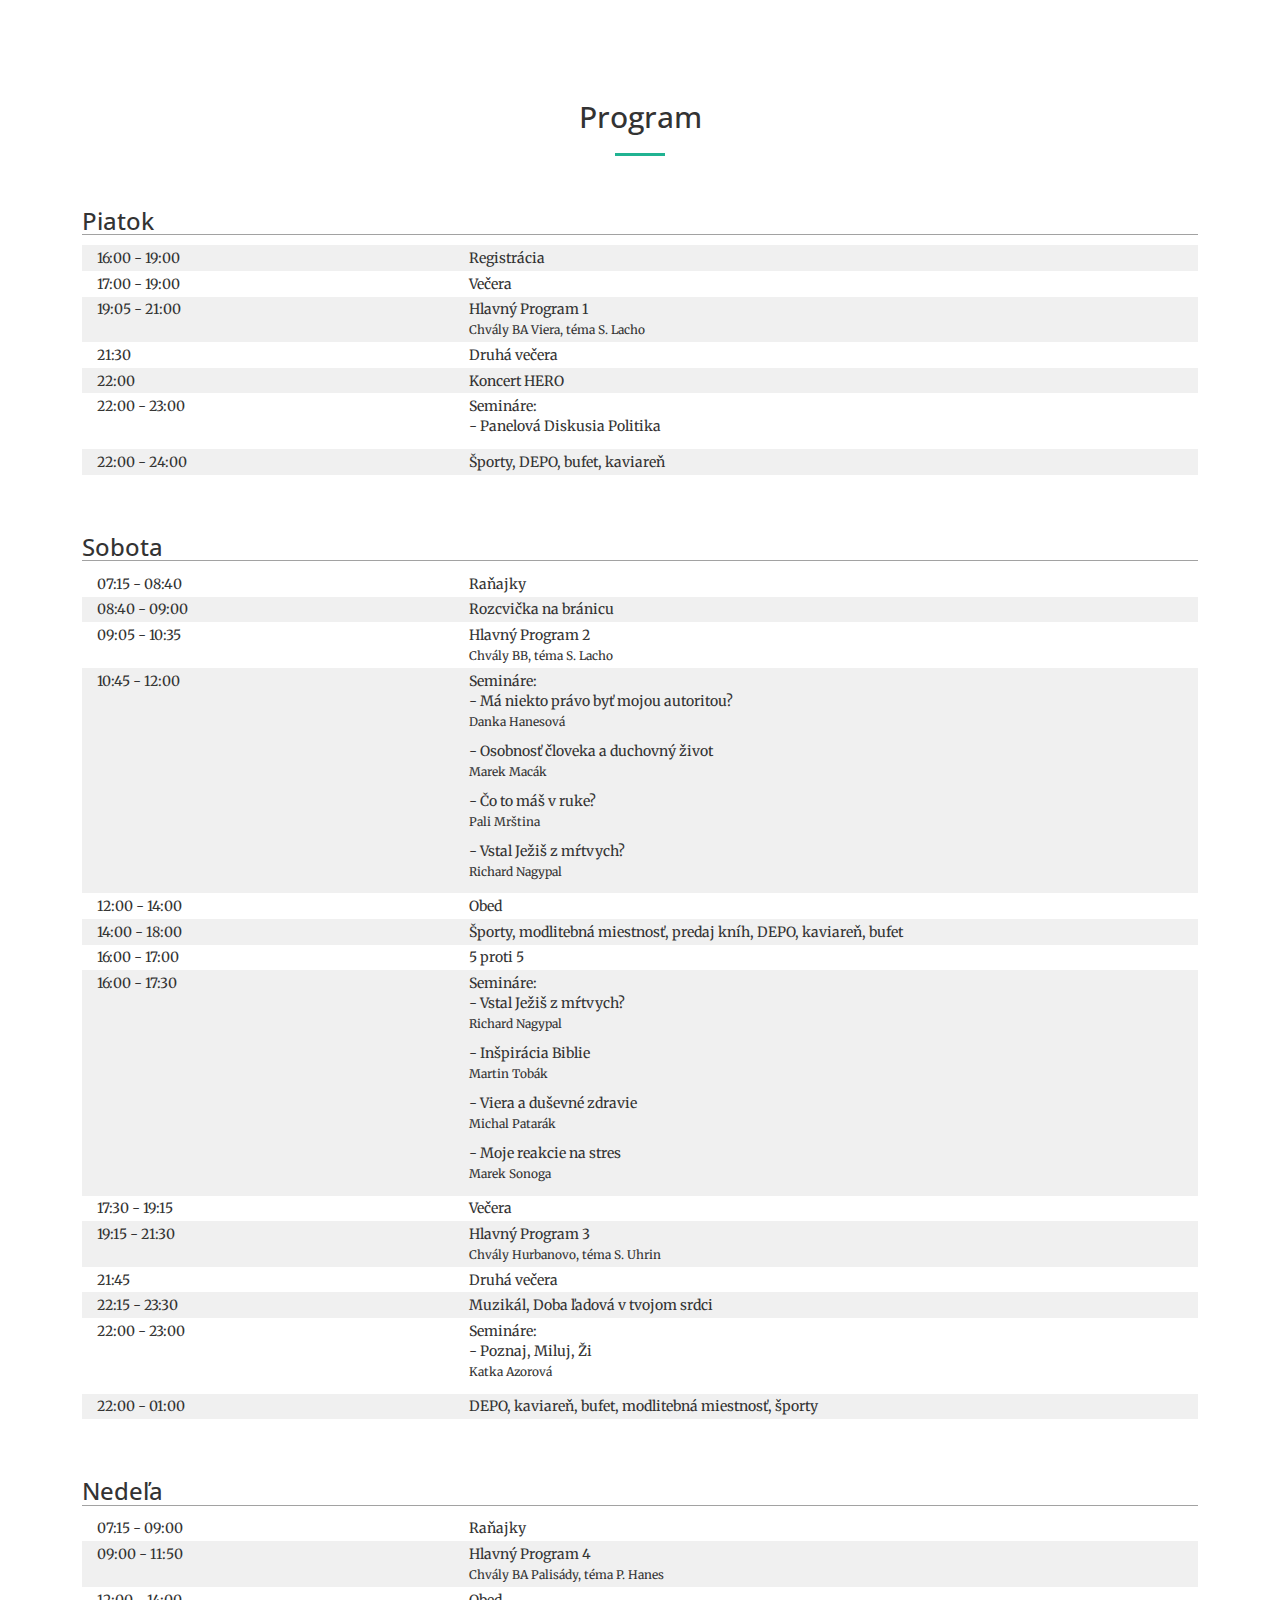
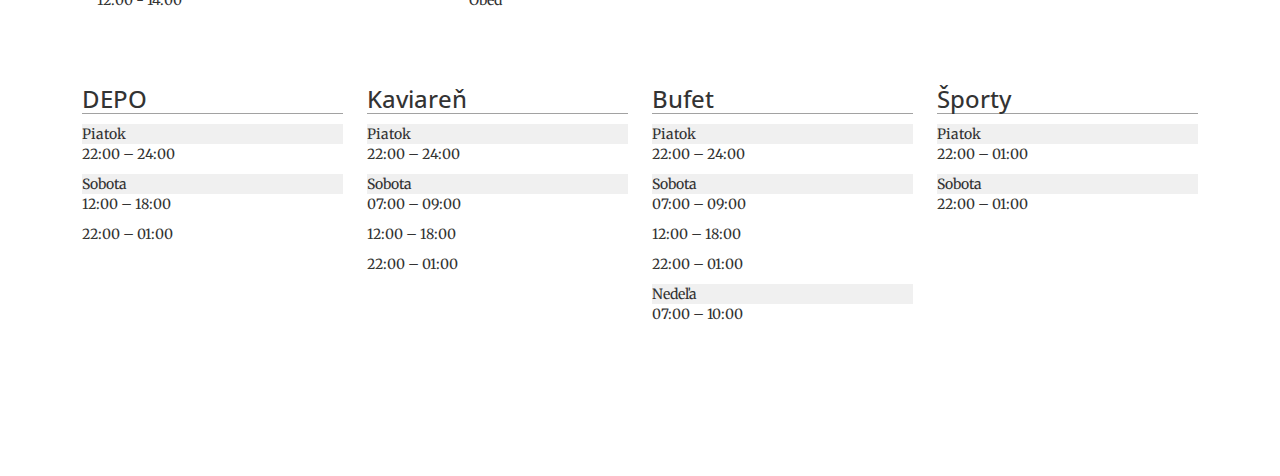
<file: schedule.html>
<!DOCTYPE html>
<html lang="en">

<head>

    <meta charset="utf-8">
    <meta http-equiv="X-UA-Compatible" content="IE=edge">
    <meta name="viewport" content="width=device-width, initial-scale=1">
    <meta name="description" content="">
    <meta name="author" content="BJB Slovensko">

    <meta property="og:image" content="http://mladez.baptist.sk/mk16/img/mk2016.png" />
    <meta property="og:description" content="Mládežnícka konferencia 2016 (19.-21.2.2016, BB). Nadupaný víkend plný zaujímavých tém, seminárov, chvál, vzácnych hostí a ďalších skvelých vecí. Neváhaj a zaregistruj sa čím skôr. Tešíme sa na Teba!" />

    <title>MK2016</title>

    <!-- Bootstrap Core CSS -->
    <link rel="stylesheet" href="css/bootstrap.min.css" type="text/css">

    <!-- Custom Fonts -->
    <link href='http://fonts.googleapis.com/css?family=Open+Sans:300italic,400italic,600italic,700italic,800italic,400,300,600,700,800' rel='stylesheet' type='text/css'>
    <link href='http://fonts.googleapis.com/css?family=Merriweather:400,300,300italic,400italic,700,700italic,900,900italic' rel='stylesheet' type='text/css'>
    <link rel="stylesheet" href="font-awesome/css/font-awesome.min.css" type="text/css">

    <!-- Plugin CSS -->
    <link rel="stylesheet" href="css/animate.min.css" type="text/css">

    <!-- Custom CSS -->
    <link rel="stylesheet" href="css/main.css" type="text/css">

    <script language="JavaScript">
    function resizeIframe(height)
      {
        // "+60" is a general rule of thumb to allow for differences in
        // IE & and FF height reporting, can be adjusted as required..
        document.getElementById('registracia').height = parseInt(height)+60;
      }
    </script>

    <!-- HTML5 Shim and Respond.js IE8 support of HTML5 elements and media queries -->
    <!-- WARNING: Respond.js doesn't work if you view the page via file:// -->
    <!--[if lt IE 9]>
        <script src="https://oss.maxcdn.com/libs/html5shiv/3.7.0/html5shiv.js"></script>
        <script src="https://oss.maxcdn.com/libs/respond.js/1.4.2/respond.min.js"></script>
    <![endif]-->

</head>


<body id="page-top">
  <section id="schedule">
  <div class="container">

    <div class="row">
      <div class="col-xs-12">
        <h2 class="section-heading text-center">Program</h2>
        <hr class="dark">

        <div id="schedule-days" class="clearfix">
          
          <div class="section col-xs-12" date="02.19.2016">
            <h3>Piatok</h3>

              
              <div class="slot odd clearfix">
                <div class="col-xs-5 col-md-5 col-lg-4 time">
                  <span>
                    
                      16:00 - 19:00
                    
                  </span>
                </div>
                <div class="col-xs-7 col-md-7 col-lg-8 title">
                  <span>Registrácia</span><br />
                  <span class="subtitle"><small></small></span>

                  <div start="16:00" end="19:00" class="slots">
                    
                  </div>
                </div>

              </div>
              
              <div class="slot even clearfix">
                <div class="col-xs-5 col-md-5 col-lg-4 time">
                  <span>
                    
                      17:00 - 19:00
                    
                  </span>
                </div>
                <div class="col-xs-7 col-md-7 col-lg-8 title">
                  <span>Večera</span><br />
                  <span class="subtitle"><small></small></span>

                  <div start="17:00" end="19:00" class="slots">
                    
                  </div>
                </div>

              </div>
              
              <div class="slot odd clearfix">
                <div class="col-xs-5 col-md-5 col-lg-4 time">
                  <span>
                    
                      19:05 - 21:00
                    
                  </span>
                </div>
                <div class="col-xs-7 col-md-7 col-lg-8 title">
                  <span>Hlavný Program 1</span><br />
                  <span class="subtitle"><small>Chvály BA Viera, téma S. Lacho</small></span>

                  <div start="19:05" end="21:00" class="slots">
                    
                  </div>
                </div>

              </div>
              
              <div class="slot even clearfix">
                <div class="col-xs-5 col-md-5 col-lg-4 time">
                  <span>
                    
                      21:30
                    
                  </span>
                </div>
                <div class="col-xs-7 col-md-7 col-lg-8 title">
                  <span>Druhá večera</span><br />
                  <span class="subtitle"><small></small></span>

                  <div start="21:30" end="" class="slots">
                    
                  </div>
                </div>

              </div>
              
              <div class="slot odd clearfix">
                <div class="col-xs-5 col-md-5 col-lg-4 time">
                  <span>
                    
                      22:00
                    
                  </span>
                </div>
                <div class="col-xs-7 col-md-7 col-lg-8 title">
                  <span>Koncert HERO</span><br />
                  <span class="subtitle"><small></small></span>

                  <div start="22:00" end="" class="slots">
                    
                  </div>
                </div>

              </div>
              
              <div class="slot even clearfix">
                <div class="col-xs-5 col-md-5 col-lg-4 time">
                  <span>
                    
                      22:00 - 23:00
                    
                  </span>
                </div>
                <div class="col-xs-7 col-md-7 col-lg-8 title">
                  <span>Semináre:</span><br />
                  <span class="subtitle"><small></small></span>

                  <div start="22:00" end="23:00" class="slots">
                    
                      <div class="item">
                        <span class="seminar-title">- Panelová Diskusia Politika</span>
                        <br />
                        <span class="seminar-speaker"><small></small></span>
                      </div>
                    
                  </div>
                </div>

              </div>
              
              <div class="slot odd clearfix">
                <div class="col-xs-5 col-md-5 col-lg-4 time">
                  <span>
                    
                      22:00 - 24:00
                    
                  </span>
                </div>
                <div class="col-xs-7 col-md-7 col-lg-8 title">
                  <span>Športy, DEPO, bufet, kaviareň</span><br />
                  <span class="subtitle"><small></small></span>

                  <div start="22:00" end="24:00" class="slots">
                    
                  </div>
                </div>

              </div>
              
            </div>
          
          <div class="section col-xs-12" date="02.20.2016">
            <h3>Sobota</h3>

              
              <div class="slot even clearfix">
                <div class="col-xs-5 col-md-5 col-lg-4 time">
                  <span>
                    
                      07:15 - 08:40
                    
                  </span>
                </div>
                <div class="col-xs-7 col-md-7 col-lg-8 title">
                  <span>Raňajky</span><br />
                  <span class="subtitle"><small></small></span>

                  <div start="07:15" end="08:40" class="slots">
                    
                  </div>
                </div>

              </div>
              
              <div class="slot odd clearfix">
                <div class="col-xs-5 col-md-5 col-lg-4 time">
                  <span>
                    
                      08:40 - 09:00
                    
                  </span>
                </div>
                <div class="col-xs-7 col-md-7 col-lg-8 title">
                  <span>Rozcvička na bránicu</span><br />
                  <span class="subtitle"><small></small></span>

                  <div start="08:40" end="09:00" class="slots">
                    
                  </div>
                </div>

              </div>
              
              <div class="slot even clearfix">
                <div class="col-xs-5 col-md-5 col-lg-4 time">
                  <span>
                    
                      09:05 - 10:35
                    
                  </span>
                </div>
                <div class="col-xs-7 col-md-7 col-lg-8 title">
                  <span>Hlavný Program 2</span><br />
                  <span class="subtitle"><small>Chvály BB, téma S. Lacho</small></span>

                  <div start="09:05" end="10:35" class="slots">
                    
                  </div>
                </div>

              </div>
              
              <div class="slot odd clearfix">
                <div class="col-xs-5 col-md-5 col-lg-4 time">
                  <span>
                    
                      10:45 - 12:00
                    
                  </span>
                </div>
                <div class="col-xs-7 col-md-7 col-lg-8 title">
                  <span>Semináre:</span><br />
                  <span class="subtitle"><small></small></span>

                  <div start="10:45" end="12:00" class="slots">
                    
                      <div class="item">
                        <span class="seminar-title">- Má niekto právo byť mojou autoritou?</span>
                        <br />
                        <span class="seminar-speaker"><small>Danka Hanesová</small></span>
                      </div>
                    
                      <div class="item">
                        <span class="seminar-title">- Osobnosť človeka a duchovný život</span>
                        <br />
                        <span class="seminar-speaker"><small>Marek Macák</small></span>
                      </div>
                    
                      <div class="item">
                        <span class="seminar-title">- Čo to máš v ruke?</span>
                        <br />
                        <span class="seminar-speaker"><small>Pali Mrština</small></span>
                      </div>
                    
                      <div class="item">
                        <span class="seminar-title">- Vstal Ježiš z mŕtvych?</span>
                        <br />
                        <span class="seminar-speaker"><small>Richard Nagypal</small></span>
                      </div>
                    
                  </div>
                </div>

              </div>
              
              <div class="slot even clearfix">
                <div class="col-xs-5 col-md-5 col-lg-4 time">
                  <span>
                    
                      12:00 - 14:00
                    
                  </span>
                </div>
                <div class="col-xs-7 col-md-7 col-lg-8 title">
                  <span>Obed</span><br />
                  <span class="subtitle"><small></small></span>

                  <div start="12:00" end="14:00" class="slots">
                    
                  </div>
                </div>

              </div>
              
              <div class="slot odd clearfix">
                <div class="col-xs-5 col-md-5 col-lg-4 time">
                  <span>
                    
                      14:00 - 18:00
                    
                  </span>
                </div>
                <div class="col-xs-7 col-md-7 col-lg-8 title">
                  <span>Športy, modlitebná miestnosť, predaj kníh, DEPO, kaviareň, bufet</span><br />
                  <span class="subtitle"><small></small></span>

                  <div start="14:00" end="18:00" class="slots">
                    
                  </div>
                </div>

              </div>
              
              <div class="slot even clearfix">
                <div class="col-xs-5 col-md-5 col-lg-4 time">
                  <span>
                    
                      16:00 - 17:00
                    
                  </span>
                </div>
                <div class="col-xs-7 col-md-7 col-lg-8 title">
                  <span>5 proti 5</span><br />
                  <span class="subtitle"><small></small></span>

                  <div start="16:00" end="17:00" class="slots">
                    
                  </div>
                </div>

              </div>
              
              <div class="slot odd clearfix">
                <div class="col-xs-5 col-md-5 col-lg-4 time">
                  <span>
                    
                      16:00 - 17:30
                    
                  </span>
                </div>
                <div class="col-xs-7 col-md-7 col-lg-8 title">
                  <span>Semináre:</span><br />
                  <span class="subtitle"><small></small></span>

                  <div start="16:00" end="17:30" class="slots">
                    
                      <div class="item">
                        <span class="seminar-title">- Vstal Ježiš z mŕtvych?</span>
                        <br />
                        <span class="seminar-speaker"><small>Richard Nagypal</small></span>
                      </div>
                    
                      <div class="item">
                        <span class="seminar-title">- Inšpirácia Biblie</span>
                        <br />
                        <span class="seminar-speaker"><small>Martin Tobák</small></span>
                      </div>
                    
                      <div class="item">
                        <span class="seminar-title">- Viera a duševné zdravie</span>
                        <br />
                        <span class="seminar-speaker"><small>Michal Patarák</small></span>
                      </div>
                    
                      <div class="item">
                        <span class="seminar-title">- Moje reakcie na stres</span>
                        <br />
                        <span class="seminar-speaker"><small>Marek Sonoga</small></span>
                      </div>
                    
                  </div>
                </div>

              </div>
              
              <div class="slot even clearfix">
                <div class="col-xs-5 col-md-5 col-lg-4 time">
                  <span>
                    
                      17:30 - 19:15
                    
                  </span>
                </div>
                <div class="col-xs-7 col-md-7 col-lg-8 title">
                  <span>Večera</span><br />
                  <span class="subtitle"><small></small></span>

                  <div start="17:30" end="19:15" class="slots">
                    
                  </div>
                </div>

              </div>
              
              <div class="slot odd clearfix">
                <div class="col-xs-5 col-md-5 col-lg-4 time">
                  <span>
                    
                      19:15 - 21:30
                    
                  </span>
                </div>
                <div class="col-xs-7 col-md-7 col-lg-8 title">
                  <span>Hlavný Program 3</span><br />
                  <span class="subtitle"><small>Chvály Hurbanovo, téma S. Uhrin</small></span>

                  <div start="19:15" end="21:30" class="slots">
                    
                  </div>
                </div>

              </div>
              
              <div class="slot even clearfix">
                <div class="col-xs-5 col-md-5 col-lg-4 time">
                  <span>
                    
                      21:45
                    
                  </span>
                </div>
                <div class="col-xs-7 col-md-7 col-lg-8 title">
                  <span>Druhá večera</span><br />
                  <span class="subtitle"><small></small></span>

                  <div start="21:45" end="" class="slots">
                    
                  </div>
                </div>

              </div>
              
              <div class="slot odd clearfix">
                <div class="col-xs-5 col-md-5 col-lg-4 time">
                  <span>
                    
                      22:15 - 23:30
                    
                  </span>
                </div>
                <div class="col-xs-7 col-md-7 col-lg-8 title">
                  <span>Muzikál, Doba ľadová v tvojom srdci</span><br />
                  <span class="subtitle"><small></small></span>

                  <div start="22:15" end="23:30" class="slots">
                    
                  </div>
                </div>

              </div>
              
              <div class="slot even clearfix">
                <div class="col-xs-5 col-md-5 col-lg-4 time">
                  <span>
                    
                      22:00 - 23:00
                    
                  </span>
                </div>
                <div class="col-xs-7 col-md-7 col-lg-8 title">
                  <span>Semináre:</span><br />
                  <span class="subtitle"><small></small></span>

                  <div start="22:00" end="23:00" class="slots">
                    
                      <div class="item">
                        <span class="seminar-title">- Poznaj, Miluj, Ži</span>
                        <br />
                        <span class="seminar-speaker"><small>Katka Azorová</small></span>
                      </div>
                    
                  </div>
                </div>

              </div>
              
              <div class="slot odd clearfix">
                <div class="col-xs-5 col-md-5 col-lg-4 time">
                  <span>
                    
                      22:00 - 01:00
                    
                  </span>
                </div>
                <div class="col-xs-7 col-md-7 col-lg-8 title">
                  <span>DEPO, kaviareň, bufet, modlitebná miestnosť, športy</span><br />
                  <span class="subtitle"><small></small></span>

                  <div start="22:00" end="01:00" class="slots">
                    
                  </div>
                </div>

              </div>
              
            </div>
          
          <div class="section col-xs-12" date="02.21.2016">
            <h3>Nedeľa</h3>

              
              <div class="slot even clearfix">
                <div class="col-xs-5 col-md-5 col-lg-4 time">
                  <span>
                    
                      07:15 - 09:00
                    
                  </span>
                </div>
                <div class="col-xs-7 col-md-7 col-lg-8 title">
                  <span>Raňajky</span><br />
                  <span class="subtitle"><small></small></span>

                  <div start="07:15" end="09:00" class="slots">
                    
                  </div>
                </div>

              </div>
              
              <div class="slot odd clearfix">
                <div class="col-xs-5 col-md-5 col-lg-4 time">
                  <span>
                    
                      09:00 - 11:50
                    
                  </span>
                </div>
                <div class="col-xs-7 col-md-7 col-lg-8 title">
                  <span>Hlavný Program 4</span><br />
                  <span class="subtitle"><small>Chvály BA Palisády, téma P. Hanes</small></span>

                  <div start="09:00" end="11:50" class="slots">
                    
                  </div>
                </div>

              </div>
              
              <div class="slot even clearfix">
                <div class="col-xs-5 col-md-5 col-lg-4 time">
                  <span>
                    
                      12:00 - 14:00
                    
                  </span>
                </div>
                <div class="col-xs-7 col-md-7 col-lg-8 title">
                  <span>Obed</span><br />
                  <span class="subtitle"><small></small></span>

                  <div start="12:00" end="14:00" class="slots">
                    
                  </div>
                </div>

              </div>
              
            </div>
          
        </div>

      </div>
    </div>

    <div class="row schedule-static">
      <div class="col-xs-12">
        <div id="schedule-static" class="clearfix">
          
          <div class="section col-xs-6 col-md-3" date="">
            <h3>DEPO</h3>
              
              <span class="day">Piatok</span>
                <div start="Piatok" end="" class="slots">
                  
                    <div class="item">
                      <span class="seminar-title">22:00 – 24:00</span>
                      <br />
                      <span class="seminar-speaker"><small></small></span>
                    </div>
                  
                </div>
              
              <span class="day">Sobota</span>
                <div start="Sobota" end="" class="slots">
                  
                    <div class="item">
                      <span class="seminar-title">12:00 – 18:00</span>
                      <br />
                      <span class="seminar-speaker"><small></small></span>
                    </div>
                  
                    <div class="item">
                      <span class="seminar-title">22:00 – 01:00</span>
                      <br />
                      <span class="seminar-speaker"><small></small></span>
                    </div>
                  
                </div>
              
            </div>
          
          <div class="section col-xs-6 col-md-3" date="">
            <h3>Kaviareň</h3>
              
              <span class="day">Piatok</span>
                <div start="Piatok" end="" class="slots">
                  
                    <div class="item">
                      <span class="seminar-title">22:00 – 24:00</span>
                      <br />
                      <span class="seminar-speaker"><small></small></span>
                    </div>
                  
                </div>
              
              <span class="day">Sobota</span>
                <div start="Sobota" end="" class="slots">
                  
                    <div class="item">
                      <span class="seminar-title">07:00 – 09:00</span>
                      <br />
                      <span class="seminar-speaker"><small></small></span>
                    </div>
                  
                    <div class="item">
                      <span class="seminar-title">12:00 – 18:00</span>
                      <br />
                      <span class="seminar-speaker"><small></small></span>
                    </div>
                  
                    <div class="item">
                      <span class="seminar-title">22:00 – 01:00</span>
                      <br />
                      <span class="seminar-speaker"><small></small></span>
                    </div>
                  
                </div>
              
            </div>
          
          <div class="section col-xs-6 col-md-3" date="">
            <h3>Bufet</h3>
              
              <span class="day">Piatok</span>
                <div start="Piatok" end="" class="slots">
                  
                    <div class="item">
                      <span class="seminar-title">22:00 – 24:00</span>
                      <br />
                      <span class="seminar-speaker"><small></small></span>
                    </div>
                  
                </div>
              
              <span class="day">Sobota</span>
                <div start="Sobota" end="" class="slots">
                  
                    <div class="item">
                      <span class="seminar-title">07:00 – 09:00</span>
                      <br />
                      <span class="seminar-speaker"><small></small></span>
                    </div>
                  
                    <div class="item">
                      <span class="seminar-title">12:00 – 18:00</span>
                      <br />
                      <span class="seminar-speaker"><small></small></span>
                    </div>
                  
                    <div class="item">
                      <span class="seminar-title">22:00 – 01:00</span>
                      <br />
                      <span class="seminar-speaker"><small></small></span>
                    </div>
                  
                </div>
              
              <span class="day">Nedeľa</span>
                <div start="Nedeľa" end="" class="slots">
                  
                    <div class="item">
                      <span class="seminar-title">07:00 – 10:00</span>
                      <br />
                      <span class="seminar-speaker"><small></small></span>
                    </div>
                  
                </div>
              
            </div>
          
          <div class="section col-xs-6 col-md-3" date="">
            <h3>Športy</h3>
              
              <span class="day">Piatok</span>
                <div start="Piatok" end="" class="slots">
                  
                    <div class="item">
                      <span class="seminar-title">22:00 – 01:00</span>
                      <br />
                      <span class="seminar-speaker"><small></small></span>
                    </div>
                  
                </div>
              
              <span class="day">Sobota</span>
                <div start="Sobota" end="" class="slots">
                  
                    <div class="item">
                      <span class="seminar-title">22:00 – 01:00</span>
                      <br />
                      <span class="seminar-speaker"><small></small></span>
                    </div>
                  
                </div>
              
            </div>
          
        </div>

      </div>
    </div>

  </div>
</section>

  <!-- jQuery -->
<script src="js/jquery.js"></script>

<!-- Bootstrap Core JavaScript -->
<script src="js/bootstrap.min.js"></script>

<!-- Plugin JavaScript -->
<script src="js/jquery.easing.min.js"></script>
<script src="js/jquery.fittext.js"></script>
<script src="js/wow.min.js"></script>

<!-- Custom Theme JavaScript -->
<script src="js/creative.js"></script>

<!-- <script src="js/schedule.js"></script> -->

</body>

</html>
</file>
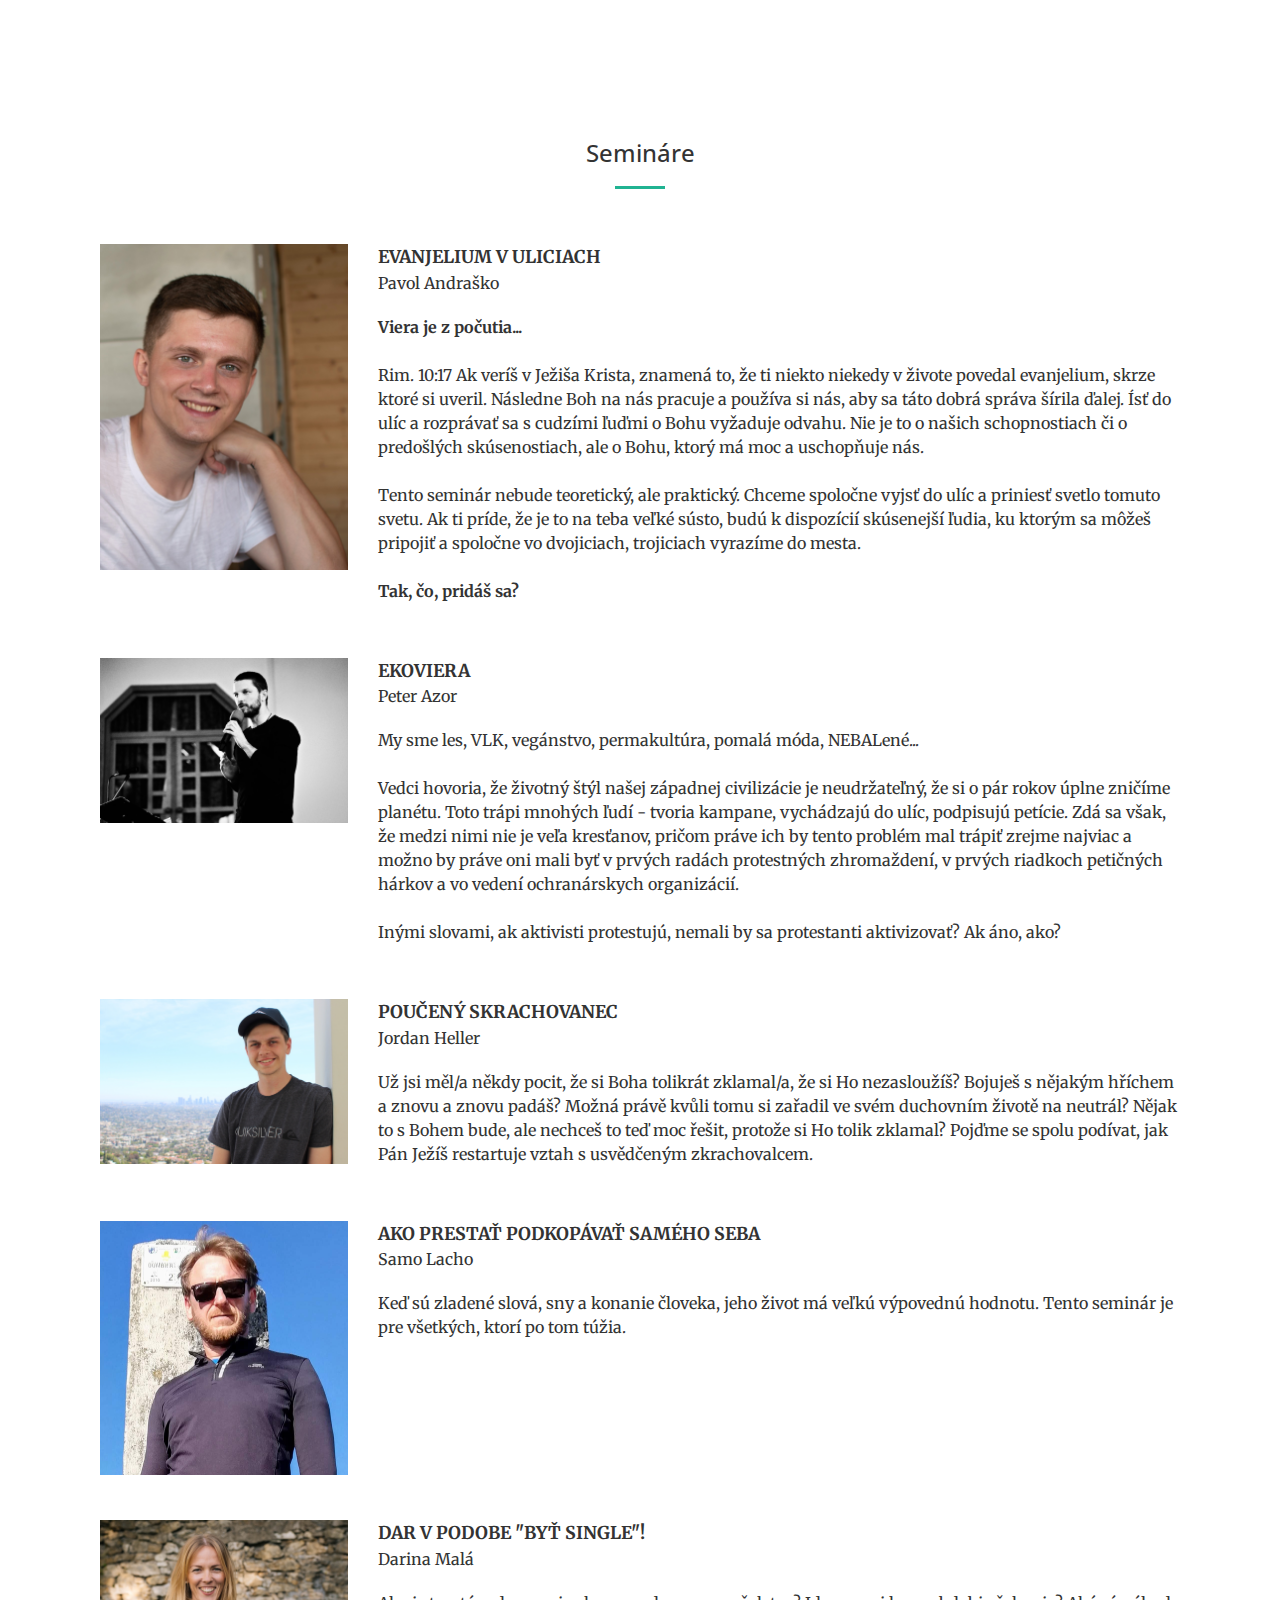
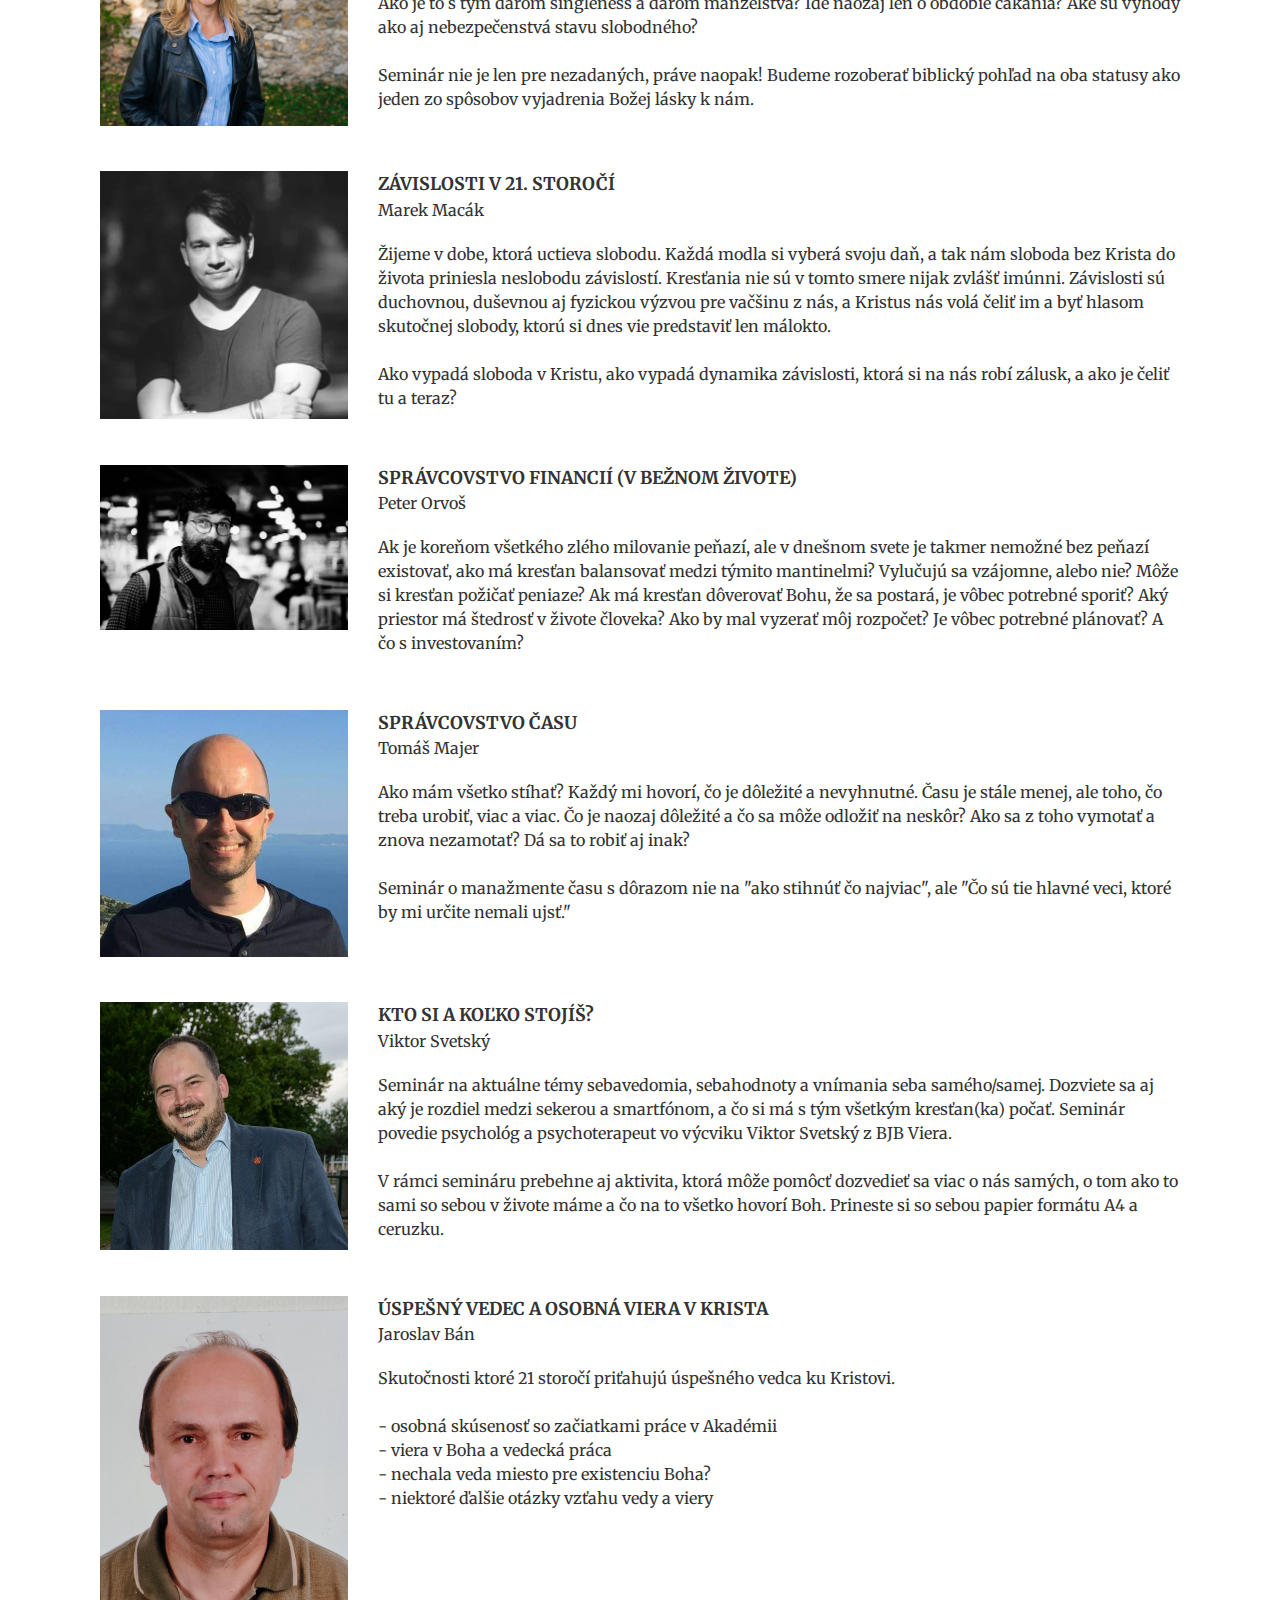
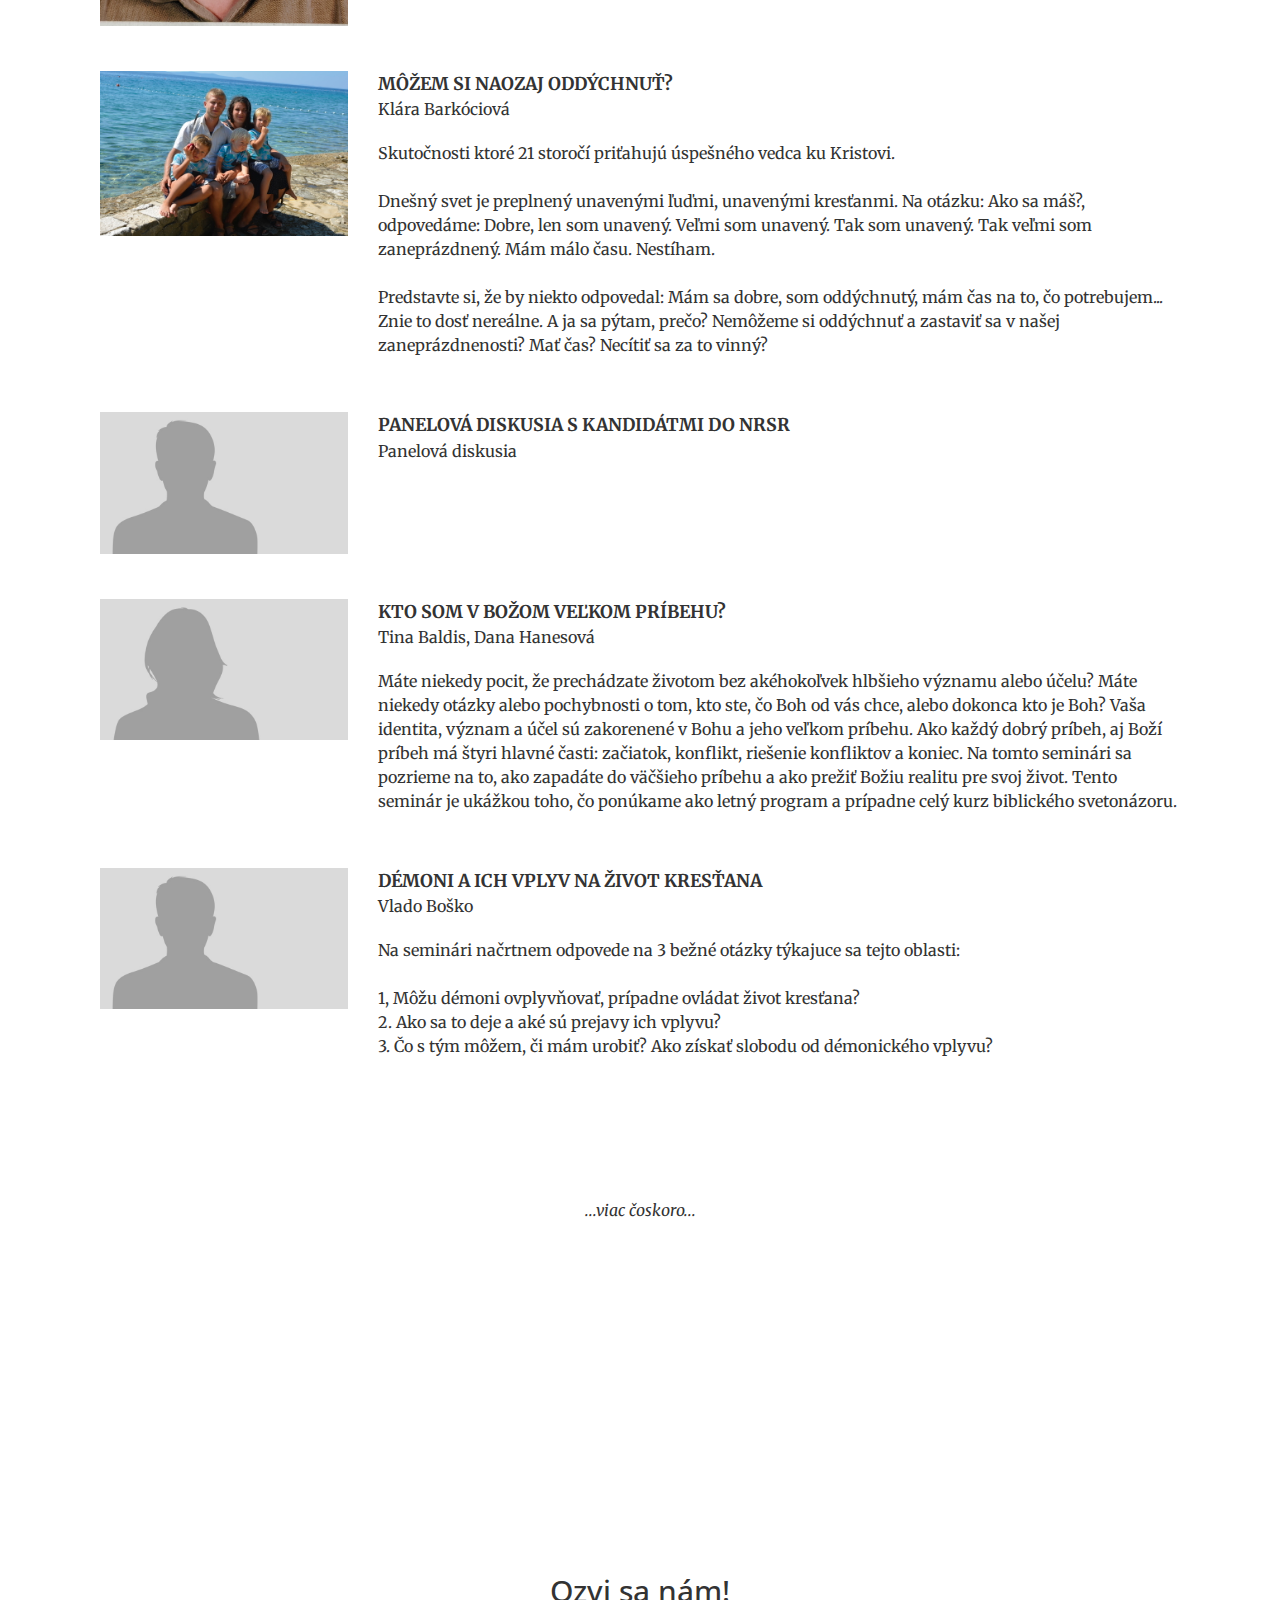
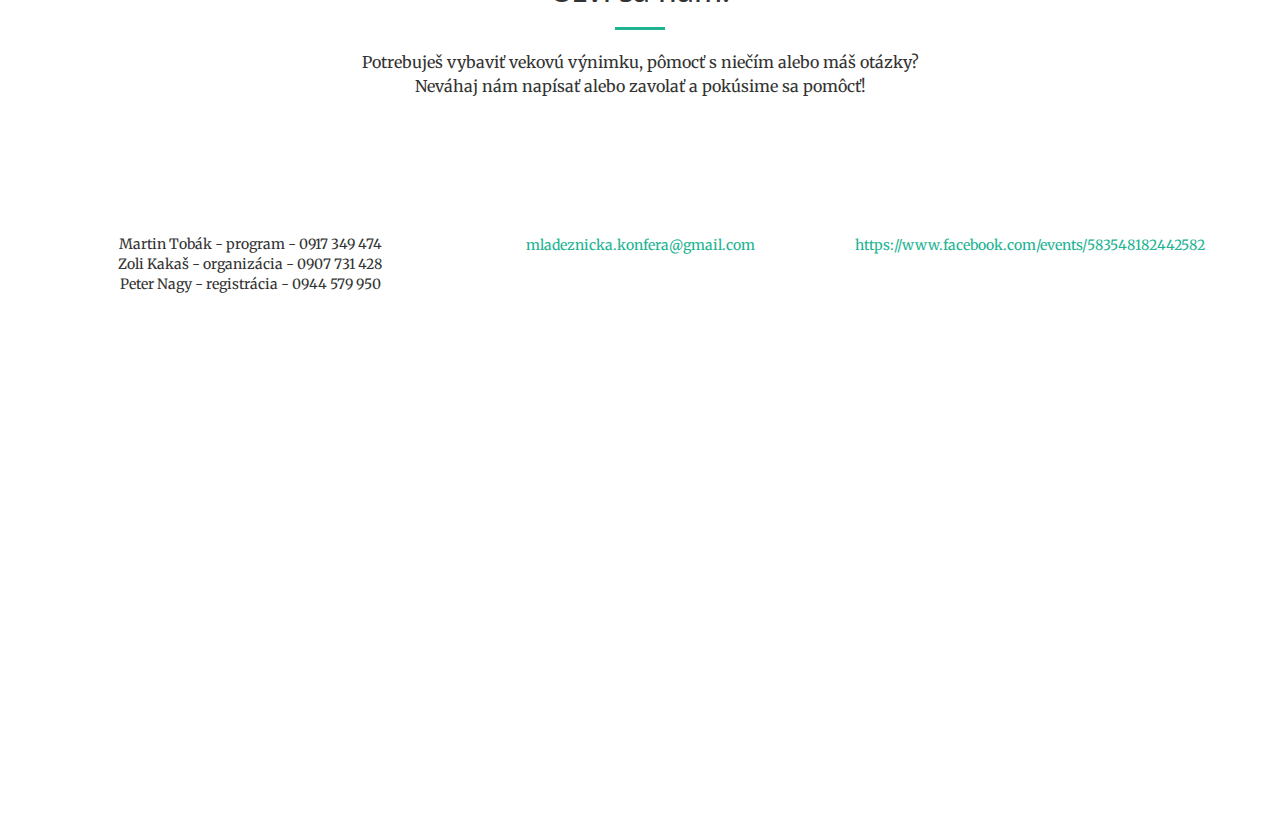
<file: seminare.html>
<!DOCTYPE html>
<html lang="en">

<head>
    <meta charset="utf-8">
<meta name="viewport" content="width=device-width, initial-scale=1">
<meta name="description" content="Mládežnícka konferencia 2020 (21.-23.02 2020, BB). Nadupaný víkend plný zaujímavých tém, seminárov, chvál, vzácnych hostí a ďalších skvelých vecí. Neváhaj a zaregistruj sa čím skôr. Tešíme sa na Teba!">

<meta property="og:image" content="https://res.cloudinary.com/m1n0/image/upload/v1575643334/mk-2020-banner_nepmtc.png" />
<meta property="og:description" content="Mládežnícka konferencia 2020 (21.-23.02 2020, BB). Nadupaný víkend plný zaujímavých tém, seminárov, chvál, vzácnych hostí a ďalších skvelých vecí. Neváhaj a zaregistruj sa čím skôr. Tešíme sa na Teba!" />

<meta name="author" content="BJB Slovensko">
<title>MK 020</title>


    <!-- Bootstrap Core CSS -->
    <link rel="stylesheet" href="css/bootstrap.min.css" type="text/css">

    <!-- Custom Fonts -->
    <link href='http://fonts.googleapis.com/css?family=Open+Sans:300italic,400italic,600italic,700italic,800italic,400,300,600,700,800' rel='stylesheet' type='text/css'>
    <link href='http://fonts.googleapis.com/css?family=Merriweather:400,300,300italic,400italic,700,700italic,900,900italic' rel='stylesheet' type='text/css'>
    <link rel="stylesheet" href="font-awesome/css/font-awesome.min.css" type="text/css">

    <!-- Plugin CSS -->
    <link rel="stylesheet" href="/css/animate.min.css" type="text/css">

    <!-- Custom CSS -->
    <link rel="stylesheet" href="/css/main.css" type="text/css">

    <!-- HTML5 Shim and Respond.js IE8 support of HTML5 elements and media queries -->
    <!-- WARNING: Respond.js doesn't work if you view the page via file:// -->
    <!--[if lt IE 9]>
        <script src="https://oss.maxcdn.com/libs/html5shiv/3.7.0/html5shiv.js"></script>
        <script src="https://oss.maxcdn.com/libs/respond.js/1.4.2/respond.min.js"></script>
    <![endif]-->
</head>


<body id="page-top">
  <section id="program" >
  <div class="container">
    <div class="row">
      <div class="col-lg-12 text-center">
        <br />
        <h3>Semináre</h3>
        <hr class="dark">

        
          <div class="text-with-image pic-left col-xs-12">
            <img src="img/program/pandrasko.jpg" class="img-responsive col-sm-3 col-xs-12" alt="" />
            <div class="col-sm-9 col-xs-12">
              <p>
                <span class="seminar-title">Evanjelium v uliciach</span><br />
                Pavol Andraško<br />
              </p>
              <p><strong>Viera je z počutia...</strong>
<br /><br />
Rim. 10:17 Ak veríš v Ježiša Krista, znamená to, že ti niekto niekedy v živote povedal evanjelium, skrze ktoré si uveril.
Následne Boh na nás pracuje a používa si nás, aby sa táto dobrá správa šírila ďalej. Ísť do ulíc a rozprávať sa s cudzími ľuďmi o
Bohu vyžaduje odvahu. Nie je to o našich schopnostiach či o predošlých skúsenostiach, ale o Bohu, ktorý má moc a uschopňuje nás.
<br /><br />
Tento seminár nebude teoretický, ale praktický. Chceme spoločne vyjsť do ulíc a priniesť svetlo tomuto svetu.
Ak ti príde, že je to na teba veľké sústo, budú k dispozícií skúsenejší ľudia, ku ktorým sa môžeš pripojiť a spoločne vo dvojiciach,
trojiciach vyrazíme do mesta.
<br /><br />
<strong>Tak, čo, pridáš sa?</strong>
</p>
              
            <!-- <p> -->
            </div>
          </div>
        
          <div class="text-with-image pic-left col-xs-12">
            <img src="img/program/pazor.jpg" class="img-responsive col-sm-3 col-xs-12" alt="" />
            <div class="col-sm-9 col-xs-12">
              <p>
                <span class="seminar-title">Ekoviera</span><br />
                Peter Azor<br />
              </p>
              <p>My sme les, VLK, vegánstvo, permakultúra, pomalá móda, NEBALené...
<br /><br />
Vedci hovoria, že životný štýl našej západnej civilizácie je neudržateľný, že si o pár rokov úplne zničíme planétu.
Toto trápi mnohých ľudí - tvoria kampane, vychádzajú do ulíc, podpisujú petície. Zdá sa však, že medzi nimi nie je veľa kresťanov,
pričom práve ich by tento problém mal trápiť zrejme najviac a možno by práve oni mali byť v prvých radách protestných zhromaždení,
v prvých riadkoch petičných hárkov a vo vedení ochranárskych organizácií.
<br /><br />
Inými slovami, ak aktivisti protestujú, nemali by sa protestanti aktivizovať? Ak áno, ako?
</p>
              
            <!-- <p> -->
            </div>
          </div>
        
          <div class="text-with-image pic-left col-xs-12">
            <img src="img/program/jheller.jpg" class="img-responsive col-sm-3 col-xs-12" alt="" />
            <div class="col-sm-9 col-xs-12">
              <p>
                <span class="seminar-title">Poučený skrachovanec</span><br />
                Jordan Heller<br />
              </p>
              <p>Už jsi měl/a někdy pocit, že si Boha tolikrát zklamal/a, že si Ho nezasloužíš? Bojuješ s
nějakým hříchem a znovu a znovu padáš? Možná právě kvůli tomu si zařadil ve svém
duchovním životě na neutrál? Nějak to s Bohem bude, ale nechceš to teď moc řešit, protože
si Ho tolik zklamal? Pojďme se spolu podívat, jak Pán Ježíš restartuje vztah s usvědčeným
zkrachovalcem.
</p>
              
            <!-- <p> -->
            </div>
          </div>
        
          <div class="text-with-image pic-left col-xs-12">
            <img src="img/program/slacho.jpg" class="img-responsive col-sm-3 col-xs-12" alt="" />
            <div class="col-sm-9 col-xs-12">
              <p>
                <span class="seminar-title">Ako prestať podkopávať samého seba</span><br />
                Samo Lacho<br />
              </p>
              <p>Keď sú zladené slová, sny a konanie človeka, jeho život má veľkú výpovednú hodnotu. Tento seminár je pre všetkých, ktorí po tom túžia.
</p>
              
            <!-- <p> -->
            </div>
          </div>
        
          <div class="text-with-image pic-left col-xs-12">
            <img src="img/program/dmala.jpg" class="img-responsive col-sm-3 col-xs-12" alt="" />
            <div class="col-sm-9 col-xs-12">
              <p>
                <span class="seminar-title">Dar v podobe "byť single"!</span><br />
                Darina Malá<br />
              </p>
              <p>Ako je to s tým darom singleness a darom manželstva? Ide naozaj len o obdobie čakania? Aké sú výhody ako aj nebezpečenstvá stavu slobodného?
<br /><br />
Seminár nie je len pre nezadaných, práve naopak! Budeme rozoberať biblický pohľad na oba statusy ako jeden zo spôsobov vyjadrenia Božej lásky k nám.
</p>
              
            <!-- <p> -->
            </div>
          </div>
        
          <div class="text-with-image pic-left col-xs-12">
            <img src="img/program/mmacak.jpg" class="img-responsive col-sm-3 col-xs-12" alt="" />
            <div class="col-sm-9 col-xs-12">
              <p>
                <span class="seminar-title">Závislosti v 21. Storočí</span><br />
                Marek Macák<br />
              </p>
              <p>Žijeme v dobe, ktorá uctieva slobodu. Každá modla si vyberá svoju daň, a tak nám sloboda bez Krista do života priniesla neslobodu závislostí.
Kresťania nie sú v tomto smere nijak zvlášť imúnni. Závislosti sú duchovnou, duševnou aj fyzickou výzvou pre vačšinu z nás, a Kristus nás volá čeliť im a byť hlasom skutočnej slobody, ktorú si dnes vie predstaviť len málokto.
<br /><br />
Ako vypadá sloboda v Kristu, ako vypadá dynamika závislosti, ktorá si na nás robí zálusk, a ako je čeliť tu a teraz?
</p>
              
            <!-- <p> -->
            </div>
          </div>
        
          <div class="text-with-image pic-left col-xs-12">
            <img src="img/program/porvos.jpg" class="img-responsive col-sm-3 col-xs-12" alt="" />
            <div class="col-sm-9 col-xs-12">
              <p>
                <span class="seminar-title">Správcovstvo financií (v bežnom živote)</span><br />
                Peter Orvoš<br />
              </p>
              <p>Ak je koreňom všetkého zlého milovanie peňazí, ale v dnešnom svete je takmer nemožné bez peňazí existovať, ako má kresťan balansovať medzi týmito mantinelmi?
Vylučujú sa vzájomne, alebo nie? Môže si kresťan požičať peniaze? Ak má kresťan dôverovať Bohu, že sa postará, je vôbec potrebné sporiť?
Aký priestor má štedrosť v živote človeka? Ako by mal vyzerať môj rozpočet? Je vôbec potrebné plánovať? A čo s investovaním?
</p>
              
            <!-- <p> -->
            </div>
          </div>
        
          <div class="text-with-image pic-left col-xs-12">
            <img src="img/program/tmajer.jpg" class="img-responsive col-sm-3 col-xs-12" alt="" />
            <div class="col-sm-9 col-xs-12">
              <p>
                <span class="seminar-title">Správcovstvo času</span><br />
                Tomáš Majer<br />
              </p>
              <p>Ako mám všetko stíhať? Každý mi hovorí, čo je dôležité a nevyhnutné. Času je stále menej, ale toho, čo treba urobiť, viac a viac.
Čo je naozaj dôležité a čo sa môže odložiť na neskôr?
Ako sa z toho vymotať a znova nezamotať? Dá sa to robiť aj inak?
<br /><br />
Seminár o manažmente času s dôrazom nie na "ako stihnúť čo najviac", ale "Čo sú tie hlavné veci, ktoré by mi určite nemali ujsť."
</p>
              
            <!-- <p> -->
            </div>
          </div>
        
          <div class="text-with-image pic-left col-xs-12">
            <img src="img/program/vsvetsky.jpg" class="img-responsive col-sm-3 col-xs-12" alt="" />
            <div class="col-sm-9 col-xs-12">
              <p>
                <span class="seminar-title">Kto si a koľko stojíš?</span><br />
                Viktor Svetský<br />
              </p>
              <p>Seminár na aktuálne témy sebavedomia, sebahodnoty a vnímania seba samého/samej. Dozviete sa aj aký je rozdiel medzi sekerou a smartfónom, a čo si má s tým všetkým kresťan(ka) počať.
Seminár povedie psychológ a psychoterapeut vo výcviku Viktor Svetský z BJB Viera.
<br /><br />
V rámci semináru prebehne aj aktivita, ktorá môže pomôcť dozvedieť sa viac o nás samých, o tom ako to sami so sebou v živote máme a čo na to všetko hovorí Boh.
Prineste si so sebou papier formátu A4 a ceruzku.
</p>
              
            <!-- <p> -->
            </div>
          </div>
        
          <div class="text-with-image pic-left col-xs-12">
            <img src="img/program/jban.jpg" class="img-responsive col-sm-3 col-xs-12" alt="" />
            <div class="col-sm-9 col-xs-12">
              <p>
                <span class="seminar-title">Úspešný vedec a osobná viera v Krista</span><br />
                Jaroslav Bán<br />
              </p>
              <p>Skutočnosti ktoré 21 storočí priťahujú úspešného vedca ku Kristovi.
<br /><br />
- osobná skúsenosť so začiatkami práce v Akadémii <br />
- viera v Boha a vedecká práca <br />
- nechala veda miesto pre existenciu Boha? <br />
- niektoré ďalšie otázky vzťahu vedy a viery <br />
</p>
              
            <!-- <p> -->
            </div>
          </div>
        
          <div class="text-with-image pic-left col-xs-12">
            <img src="img/program/kbarkociova.jpg" class="img-responsive col-sm-3 col-xs-12" alt="" />
            <div class="col-sm-9 col-xs-12">
              <p>
                <span class="seminar-title">Môžem si naozaj oddýchnuť?</span><br />
                Klára Barkóciová<br />
              </p>
              <p>Skutočnosti ktoré 21 storočí priťahujú úspešného vedca ku Kristovi.
<br /><br />
Dnešný svet je preplnený unavenými ľuďmi, unavenými  kresťanmi. Na otázku: Ako sa máš?, odpovedáme: Dobre, len som unavený. Veľmi som unavený. Tak som unavený.  Tak veľmi som zaneprázdnený. Mám málo času. Nestíham.
<br /><br />
Predstavte si, že by niekto odpovedal: Mám sa dobre, som oddýchnutý, mám čas na to, čo potrebujem... Znie to dosť nereálne. A ja sa pýtam, prečo? Nemôžeme si oddýchnuť  a zastaviť sa v našej zaneprázdnenosti? Mať čas? Necítiť sa za to vinný?
</p>
              
            <!-- <p> -->
            </div>
          </div>
        
          <div class="text-with-image pic-left col-xs-12">
            <img src="img/program/manonym.jpg" class="img-responsive col-sm-3 col-xs-12" alt="" />
            <div class="col-sm-9 col-xs-12">
              <p>
                <span class="seminar-title">Panelová diskusia s kandidátmi do NRSR</span><br />
                Panelová diskusia<br />
              </p>
              <p></p>
              
            <!-- <p> -->
            </div>
          </div>
        
          <div class="text-with-image pic-left col-xs-12">
            <img src="img/program/fanonym.jpg" class="img-responsive col-sm-3 col-xs-12" alt="" />
            <div class="col-sm-9 col-xs-12">
              <p>
                <span class="seminar-title">Kto som v Božom veľkom príbehu?</span><br />
                Tina Baldis, Dana Hanesová<br />
              </p>
              <p>Máte niekedy pocit, že prechádzate životom bez akéhokoľvek hlbšieho významu alebo účelu? Máte niekedy otázky alebo pochybnosti o tom, kto ste, čo Boh od vás chce, alebo dokonca kto je Boh? Vaša identita, význam a účel sú zakorenené v Bohu a jeho veľkom príbehu. Ako každý dobrý príbeh, aj Boží príbeh má štyri hlavné časti: začiatok, konflikt, riešenie konfliktov a koniec. Na tomto seminári sa pozrieme na to, ako zapadáte do väčšieho príbehu a ako prežiť Božiu realitu pre svoj život. Tento seminár je ukážkou toho, čo ponúkame ako letný program a prípadne celý kurz biblického svetonázoru.
</p>
              
            <!-- <p> -->
            </div>
          </div>
        
          <div class="text-with-image pic-left col-xs-12">
            <img src="img/program/manonym.jpg" class="img-responsive col-sm-3 col-xs-12" alt="" />
            <div class="col-sm-9 col-xs-12">
              <p>
                <span class="seminar-title">Démoni a ich vplyv na život kresťana</span><br />
                Vlado Boško<br />
              </p>
              <p>Na seminári načrtnem odpovede na 3 bežné otázky týkajuce sa tejto
oblasti:
<br /><br />
1, Môžu démoni ovplyvňovať, prípadne ovládat život kresťana?<br />
2. Ako sa to deje a aké sú prejavy ich vplyvu?<br />
3. Čo s tým môžem, či mám urobiť? Ako získať slobodu od démonického vplyvu?<br />
</p>
              
            <!-- <p> -->
            </div>
          </div>
        

        <div class="col-xs-12">
            <br /><br /><br /><br /><br /><br />
            <p style="text-align: center;"><i>...viac čoskoro...</i></p>
            <br /><br /><br /><br />
        </div>

        <p><br /><br /><br /></p>

        <p class="text-faded"><a href="/" class="btn btn-primary wow page-scroll">Späť na stránku</a></p>

      </div>
    </div>
  </div>
</section>

  <section id="contact">
  <div class="container">
    <div class="row">
      <div class="col-lg-8 col-lg-offset-2 text-center">
        <h2 class="section-heading">Ozvi sa nám!</h2>
        <hr class="primary">
        <p>Potrebuješ vybaviť vekovú výnimku, pômocť s niečím alebo máš otázky? <br /> Neváhaj nám napísať alebo zavolať a pokúsime sa pomôcť!</p>
        <br />
        <br />
      </div>

      <div class="col-lg-4 text-center">
        <i class="fa fa-phone fa-3x wow bounceIn" data-wow-delay=".1s"></i>
        <br /><br />
        Martin Tobák - program - 0917 349 474 <br />
        Zoli Kakaš - organizácia - 0907 731 428<br />
        Peter Nagy - registrácia - 0944 579 950
      </div>

      <div class="col-lg-4 text-center email">
        <a href="mailto:mladeznicka.konfera@gmail.com">
            <i class="fa fa-envelope-o fa-3x wow bounceIn" data-wow-delay=".1s"></i>
            <p><br />mladeznicka.konfera@gmail.com</p>
        </a>
      </div>

      <div class="col-lg-4 text-center facebook">
        <a target="_blank" href="https://www.facebook.com/events/583548182442582">
          <i class="fa fa-facebook fa-3x wow bounceIn" data-wow-delay=".1s"></i>
          <p><br />https://www.facebook.com/events/583548182442582</p>
        </a>
      </div>
    </div>
  </div>
</section>

  <section class="no-padding" id="map">
    <div class="container-fluid">
      <div class="map-container">
        <iframe src="https://www.google.com/maps/embed?pb=!1m18!1m12!1m3!1d2631.002364184644!2d19.14531585166833!3d48.743651616630366!2m3!1f0!2f0!3f0!3m2!1i1024!2i768!4f13.1!3m3!1m2!1s0x4715161ca6735387%3A0xb5c725c088afbce2!2sGymnasium+Andreja+Sl%C3%A1dkovi%C4%8Da!5e0!3m2!1sen!2ssk!4v1544013346146" width="800" height="600" frameborder="0" style="border:0" allowfullscreen></iframe>
      </div>
    </div>
</section>

  <!-- jQuery -->
<script src="js/jquery.js"></script>

<!-- Bootstrap Core JavaScript -->
<script src="js/bootstrap.min.js"></script>

<!-- Plugin JavaScript -->
<script src="js/jquery.easing.min.js"></script>
<script src="js/jquery.fittext.js"></script>
<script src="js/wow.min.js"></script>

<!-- Custom Theme JavaScript -->
<script src="js/creative.js"></script>

<!-- <script src="js/schedule.js"></script> -->

</body>

</html>
</file>
<file: css/main.css>
html, body { height: 100%; width: 100%; }

body { font-family: 'Merriweather', 'Helvetica Neue', Arial, sans-serif; }

hr { border-color: #20b392; border-width: 3px; max-width: 50px; }

hr.light { border-color: white; }

a { -webkit-transition: all 0.35s; -moz-transition: all 0.35s; transition: all 0.35s; color: #20b392; }

a:hover, a:focus { color: #7daca2; }

h1, h2, h3, h4, h5, h6 { font-family: 'Open Sans', 'Helvetica Neue', Arial, sans-serif; }

p { font-size: 16px; line-height: 1.5; margin-bottom: 20px; }

.bg-primary { background-color: #20b392; }

.bg-dark { background-color: #393939; color: white; }

.text-faded { color: rgba(255, 255, 255, 0.9); }

section { padding: 100px 0; }

aside { padding: 50px 0; }

.no-padding { padding: 0; }

.no-padding-bottom { padding-bottom: 0; }	

.padding-tiny { padding: 50px 0;   }

.navbar-default { background-color: white; border-color: rgba(57, 57, 57, 0.5); font-family: 'Open Sans', 'Helvetica Neue', Arial, sans-serif; -webkit-transition: all 0.35s; -moz-transition: all 0.35s; transition: all 0.35s; }

.navbar-default .navbar-header .navbar-brand { color: #20b392; font-family: 'Open Sans', 'Helvetica Neue', Arial, sans-serif; font-weight: 700; text-transform: uppercase; }

.navbar-default .navbar-header .navbar-brand:hover, .navbar-default .navbar-header .navbar-brand:focus { color: #69afa0; }

.navbar-default .nav > li > a, .navbar-default .nav > li > a:focus { text-transform: uppercase; font-weight: 700; font-size: 13px; color: #393939; }

.navbar-default .nav > li > a:hover, .navbar-default .nav > li > a:focus:hover { color: #20b392; }

.navbar-default .nav > li.active > a, .navbar-default .nav > li.active > a:focus { color: #20b392 !important; background-color: transparent; }

.navbar-default .nav > li.active > a:hover, .navbar-default .nav > li.active > a:focus:hover { background-color: transparent; }

@media (min-width: 768px) { .navbar-default { background-color: transparent; border-color: rgba(255, 255, 255, 0.3); }
  .navbar-default .navbar-header .navbar-brand { color: rgba(255, 255, 255, 0.7); }
  .navbar-default .navbar-header .navbar-brand:hover, .navbar-default .navbar-header .navbar-brand:focus { color: white; }
  .navbar-default .nav > li > a, .navbar-default .nav > li > a:focus { color: rgba(255, 255, 255, 0.7); }
  .navbar-default .nav > li > a:hover, .navbar-default .nav > li > a:focus:hover { color: white; }
  .navbar-default.affix { background-color: white; border-color: rgba(57, 57, 57, 0.5); }
  .navbar-default.affix .navbar-header .navbar-brand { color: #20b392; font-size: 14px; }
  .navbar-default.affix .navbar-header .navbar-brand:hover, .navbar-default.affix .navbar-header .navbar-brand:focus { color: #c64619; }
  .navbar-default.affix .nav > li > a, .navbar-default.affix .nav > li > a:focus { color: #393939; }
  .navbar-default.affix .nav > li > a:hover, .navbar-default.affix .nav > li > a:focus:hover { color: #20b392; } }

.section-heading { margin-top: 0; }

.service-box { max-width: 400px; margin: 50px auto 0; }

@media (min-width: 992px) { .service-box { margin: 20px auto 0; } }

.service-box p { margin-bottom: 0; }

.portfolio-box { position: relative; display: block; max-width: 650px; margin: 0 auto; }

.portfolio-box .portfolio-box-caption { color: white; opacity: 0; display: block; background: #63b1a0; position: absolute; bottom: 0; text-align: center; width: 100%; height: 100%; -webkit-transition: all 0.35s; -moz-transition: all 0.35s; transition: all 0.35s; }

.portfolio-box .portfolio-box-caption .portfolio-box-caption-content { width: 100%; text-align: center; position: absolute; top: 50%; transform: translateY(-50%); }

.portfolio-box .portfolio-box-caption .portfolio-box-caption-content .project-category, .portfolio-box .portfolio-box-caption .portfolio-box-caption-content .project-name { font-family: 'Open Sans', 'Helvetica Neue', Arial, sans-serif; padding: 0 15px; }

.portfolio-box .portfolio-box-caption .portfolio-box-caption-content .project-category { text-transform: uppercase; font-weight: 600; font-size: 14px; }

.portfolio-box .portfolio-box-caption .portfolio-box-caption-content .project-name { font-size: 18px; }

.portfolio-box:hover .portfolio-box-caption { opacity: 1; }

@media (min-width: 768px) { .portfolio-box .portfolio-box-caption .portfolio-box-caption-content .project-category { font-size: 16px; }
  .portfolio-box .portfolio-box-caption .portfolio-box-caption-content .project-name { font-size: 22px; } }

.call-to-action h2 { margin: 0 auto 20px; }

.text-primary { color: #20b392; }

.no-gutter > [class*='col-'] { padding-right: 0; padding-left: 0; }

.btn-default { color: #393939; background-color: white; border-color: white; -webkit-transition: all 0.35s; -moz-transition: all 0.35s; transition: all 0.35s; }

.btn-default:hover, .btn-default:focus, .btn-default.focus, .btn-default:active, .btn-default.active, .open > .dropdown-toggle .btn-default { color: #393939; background-color: #f2f2f2; border-color: #ededed; }

.btn-default:active, .btn-default.active, .open > .dropdown-toggle .btn-default { background-image: none; }

.btn-default.disabled, .btn-default.disabled:hover, .btn-default.disabled:focus, .btn-default.disabled.focus, .btn-default.disabled:active, .btn-default.disabled.active, .btn-default[disabled], .btn-default[disabled]:hover, .btn-default[disabled]:focus, .btn-default[disabled].focus, .btn-default[disabled]:active, .btn-default[disabled].active, fieldset[disabled] .btn-default, fieldset[disabled] .btn-default:hover, fieldset[disabled] .btn-default:focus, fieldset[disabled] .btn-default.focus, fieldset[disabled] .btn-default:active, fieldset[disabled] .btn-default.active { background-color: white; border-color: white; }

.btn-default .badge { color: white; background-color: #393939; }

.btn-primary { color: white; background-color: #20b392; border-color: #20b392; -webkit-transition: all 0.35s; -moz-transition: all 0.35s; transition: all 0.35s; }

.btn-primary:hover, .btn-primary:focus, .btn-primary.focus, .btn-primary:active, .btn-primary.active, .open > .dropdown-toggle .btn-primary { color: white; background-color: #63b1a0; border-color: #63b1a0; }

.btn-primary:active, .btn-primary.active, .open > .dropdown-toggle .btn-primary { background-image: none; }

.btn-primary.disabled, .btn-primary.disabled:hover, .btn-primary.disabled:focus, .btn-primary.disabled.focus, .btn-primary.disabled:active, .btn-primary.disabled.active, .btn-primary[disabled], .btn-primary[disabled]:hover, .btn-primary[disabled]:focus, .btn-primary[disabled].focus, .btn-primary[disabled]:active, .btn-primary[disabled].active, fieldset[disabled] .btn-primary, fieldset[disabled] .btn-primary:hover, fieldset[disabled] .btn-primary:focus, fieldset[disabled] .btn-primary.focus, fieldset[disabled] .btn-primary:active, fieldset[disabled] .btn-primary.active { background-color: #20b392; border-color: #20b392; }

.btn-primary .badge { color: #20b392; background-color: white; }

.btn { font-family: 'Open Sans', 'Helvetica Neue', Arial, sans-serif; border: none; border-radius: 300px; font-weight: 700; text-transform: uppercase; }

.btn-xl { padding: 15px 30px; }

#contact .fa { color: #393939; font-size: 4em; }

::-moz-selection { color: white; text-shadow: none; background: #393939; }

::selection { color: white; text-shadow: none; background: #393939; }

img::selection { color: white; background: transparent; }

img::-moz-selection { color: white; background: transparent; }

body { -webkit-tap-highlight-color: #393939; }

.text-small { font-size: 0.9em; }

img.in-button { max-height: 50px; }

.a-bit-bigger { font-size: 18px; }

.btn-alternative { background-color: #bcd8c3; }

/** Navigation. */
.navbar-default { background: white; }

.navbar-default .navbar-nav a.page-scroll { color: #393939; padding: 15px 10px; }

@media (min-width: 992px) { .navbar-default .navbar-nav a.page-scroll { padding: 15px; } }

.navbar-default .navbar-nav a.page-scroll:hover { color: #7daca2; }

#mainNav .social { font-size: 2.1em; margin: 8px 0 0 20px; text-decoration: none; }

#mainNav .social:hover { text-decoration: none; }

.fa-youtube-play { color: #bb0000; }

/** Initial opening content - video etc. */
header { background-image: none; background-color: #393939; }

header .header-content { background-image: none; background-color: #001437; position: relative; max-width: 1000px; margin: 0 auto; }

/* header .header-content .header-content-inner { height: 140px; width: 100%; background-image: url(../img/header.jpg); background-position: center; margin: 60px auto 0; background-size: cover; } */

@media (min-width: 450px) { header .header-content .header-content-inner { height: 170px; } }

@media (min-width: 628px) { header .header-content .header-content-inner { height: 227px; } }

@media (min-width: 768px) { header .header-content .header-content-inner { height: 347px; } }

.video-container { position: relative; padding-bottom: 56.25%; padding-top: 30px; height: 0; overflow: hidden; }

.video-container iframe, .video-container object, .video-container embed { position: absolute; top: 0; left: 0; width: 100%; height: 100%; }

#header-social { max-height: 60px; margin: 0 auto; }

@media (min-width: 778px) { #header-social { margin-left: 10px; max-height: 80px; float: left; } }

@media (min-width: 992px) { #header-social { margin-left: 65px; max-height: 100px; float: left; } }

section#about { min-height: 1000px; width: 100%; padding-bottom: 0; background-image: url(../img/header.jpg); background-position: calc(50%) 30px; background-size: cover; background-repeat: no-repeat; padding-top: 55px; }

@media (min-width: 300px) { section#about { min-height: 200px; background-position: calc(50%) 20px; } }	

@media (min-width: 400px) { section#about { min-height: 300px; background-position: calc(50%) 20px; } }

@media (min-width: 550px) { section#about { min-height: 450px; background-position: calc(50%) 20px; } }

@media (min-width: 778px) { section#about { min-height: 520px; } }

/* @media (min-width: 992px) { section#about { min-height: 1063px; background-position: calc(50%) 0px; } } */
@media (min-width: 992px) { section#about { min-height: 863px; background-position: calc(50%) 0px; } }

@media (min-width: 1921px) { section#about { min-height: 1063px; background-position: calc(50%) 0px; } }

section#about #logo { margin: 0 auto; margin-top: 20px; max-height: 140px; }

@media (min-width: 778px) { section#about #logo { float: right; margin-top: 280px; max-height: 200px; } }

@media (min-width: 992px) { section#about #logo { float: right; margin-top: 145px; max-height: none; } }

/** Portfolio images. */
.portfolio-box .portfolio-box-caption { background: #7daca2; }

.portfolio-box .portfolio-box-caption .text-faded { font-size: 2em !important; }

/** Registration. */
#registracia { min-height: 600px; }

/** Program. */
.banner { position: relative; width: 100%; min-height: auto; -webkit-background-size: cover; -moz-background-size: cover; background-size: cover; -o-background-size: cover; background-position: center; text-align: center; color: white; }

.banner .text-bottom { text-align: center; position: absolute; bottom: 0px; width: 100%; padding-bottom: 14px; }

.banner .text-bottom a { margin: 0 auto; }

/* Seminars */
.portfolio-box-caption-permanent { opacity: 1 !important; background: transparent !important; }

.portfolio-box:hover .portfolio-box-caption-permanent { opacity: 0 !important; }

.portfolio-box .portfolio-box-caption { background-color: rgba(188, 216, 195, 0.7); }

#program .seminar-title { text-transform: uppercase; font-size: 1.1em; font-weight: bold; }

#program .text-small { font-size: 1em !important; }

#program .text-with-image { margin-top: 35px; }

#program .pic-left { text-align: left; }

#program .pic-left img { float: left; margin-bottom: 10px; }

#program .pic-right { text-align: right; }

#program .pic-right img { float: right; }

#groovehub-banner { background-image: url("../img/groovehub-banner.jpg"); min-height: 40%; }

.portfolio-box.speaker-box { max-width: none; }

/** Contact. */
#contact { padding-bottom: 30px; }

#contact .facebook p { font-size: 1em; word-wrap: break-word; }

#contact .email p { font-size: 1em; }

/** Map. */
#map { padding: 0 0; }

.map-container { position: relative; padding-bottom: 30%; padding-top: 120px; height: 0; overflow: hidden; }

.map-container iframe, .map-container object, .map-container embed { position: absolute; top: 0; left: 0; width: 100%; height: 100%; }

#schedule { padding: 15px 0; transition: padding 1.5s ease; -moz-transition: padding 1.5s ease; -webkit-transition: padding 1.5s ease; }

@media screen and (min-width: 600px) { #schedule { padding: 40px 0; } }

@media screen and (min-width: 800px) { #schedule { padding: 100px 0; } }

#schedule #schedule-static, #schedule #schedule-days { background-color: transparent; margin-bottom: 15px; }

#schedule .slot { padding: 0.2em 0; }

#schedule .odd { background-color: #f0f0f0; }

#schedule .even { background-color: transparent; }

#schedule #schedule-static .day { background-color: #f0f0f0; display: inline-block; width: 100%; }

.section { background-color: transparent; margin-bottom: 15px; padding: 12px; }

.section h3 { border-bottom: 1px solid #a2a2a2; }

.section .item { padding-bottom: 10px; }

.section .bold { font-weight: 600; }

.section .dark { background-color: #e0e0e0 !important; }

/*# sourceMappingURL=main.css.map */

.nav-admin li a {	
  color: whitesmoke !important;	
}
</file>
